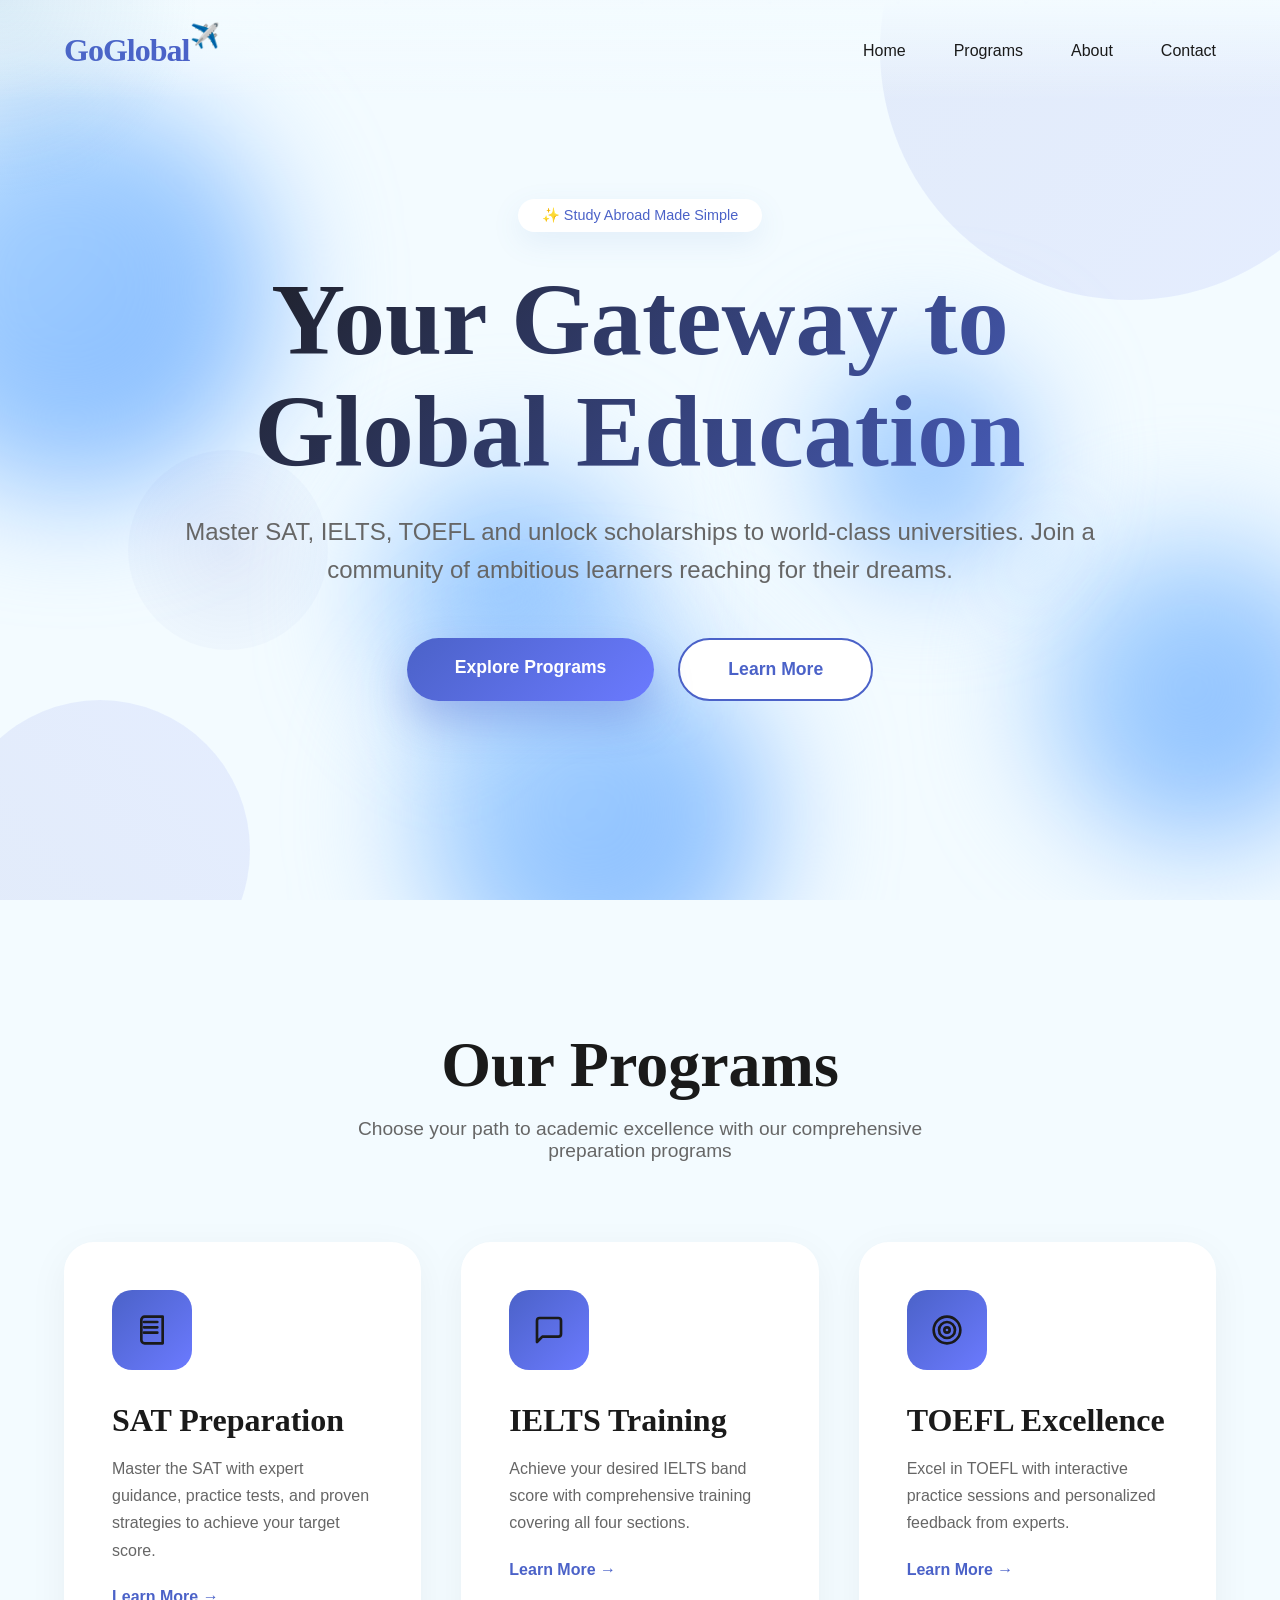
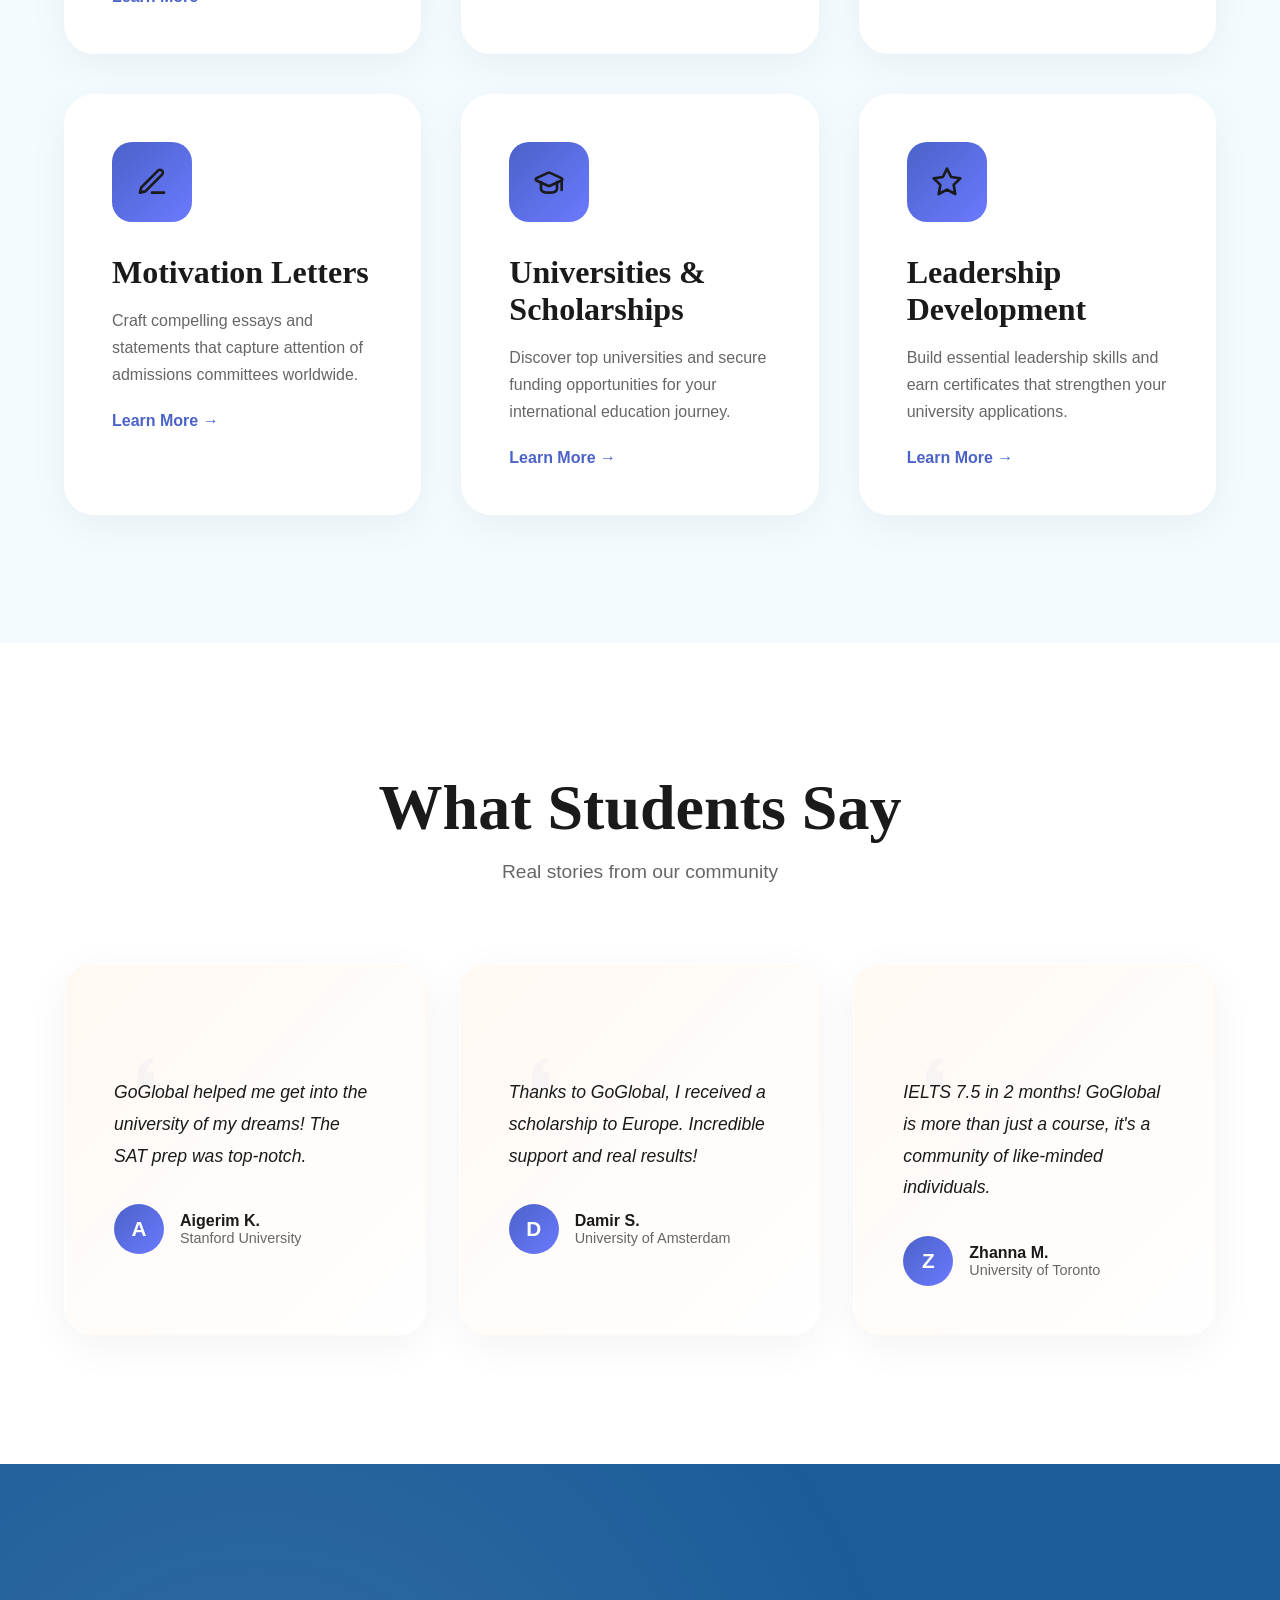
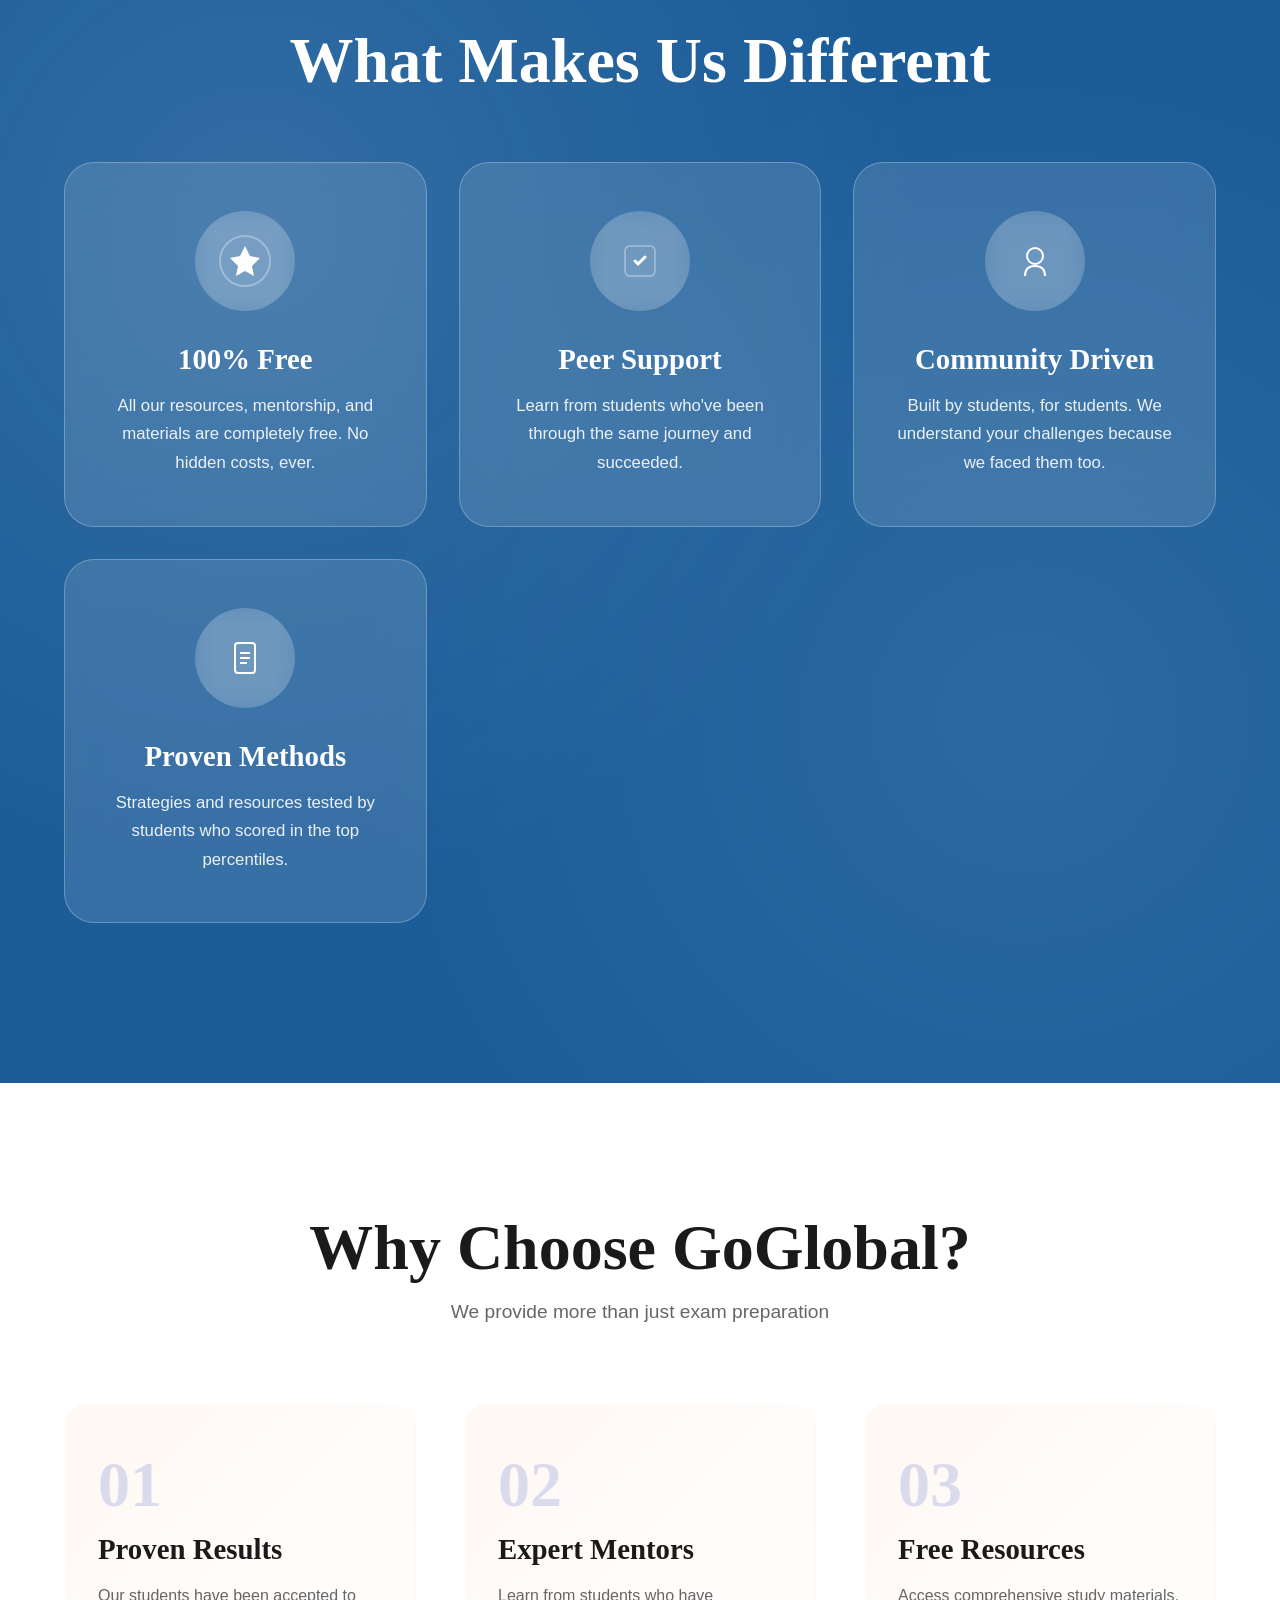
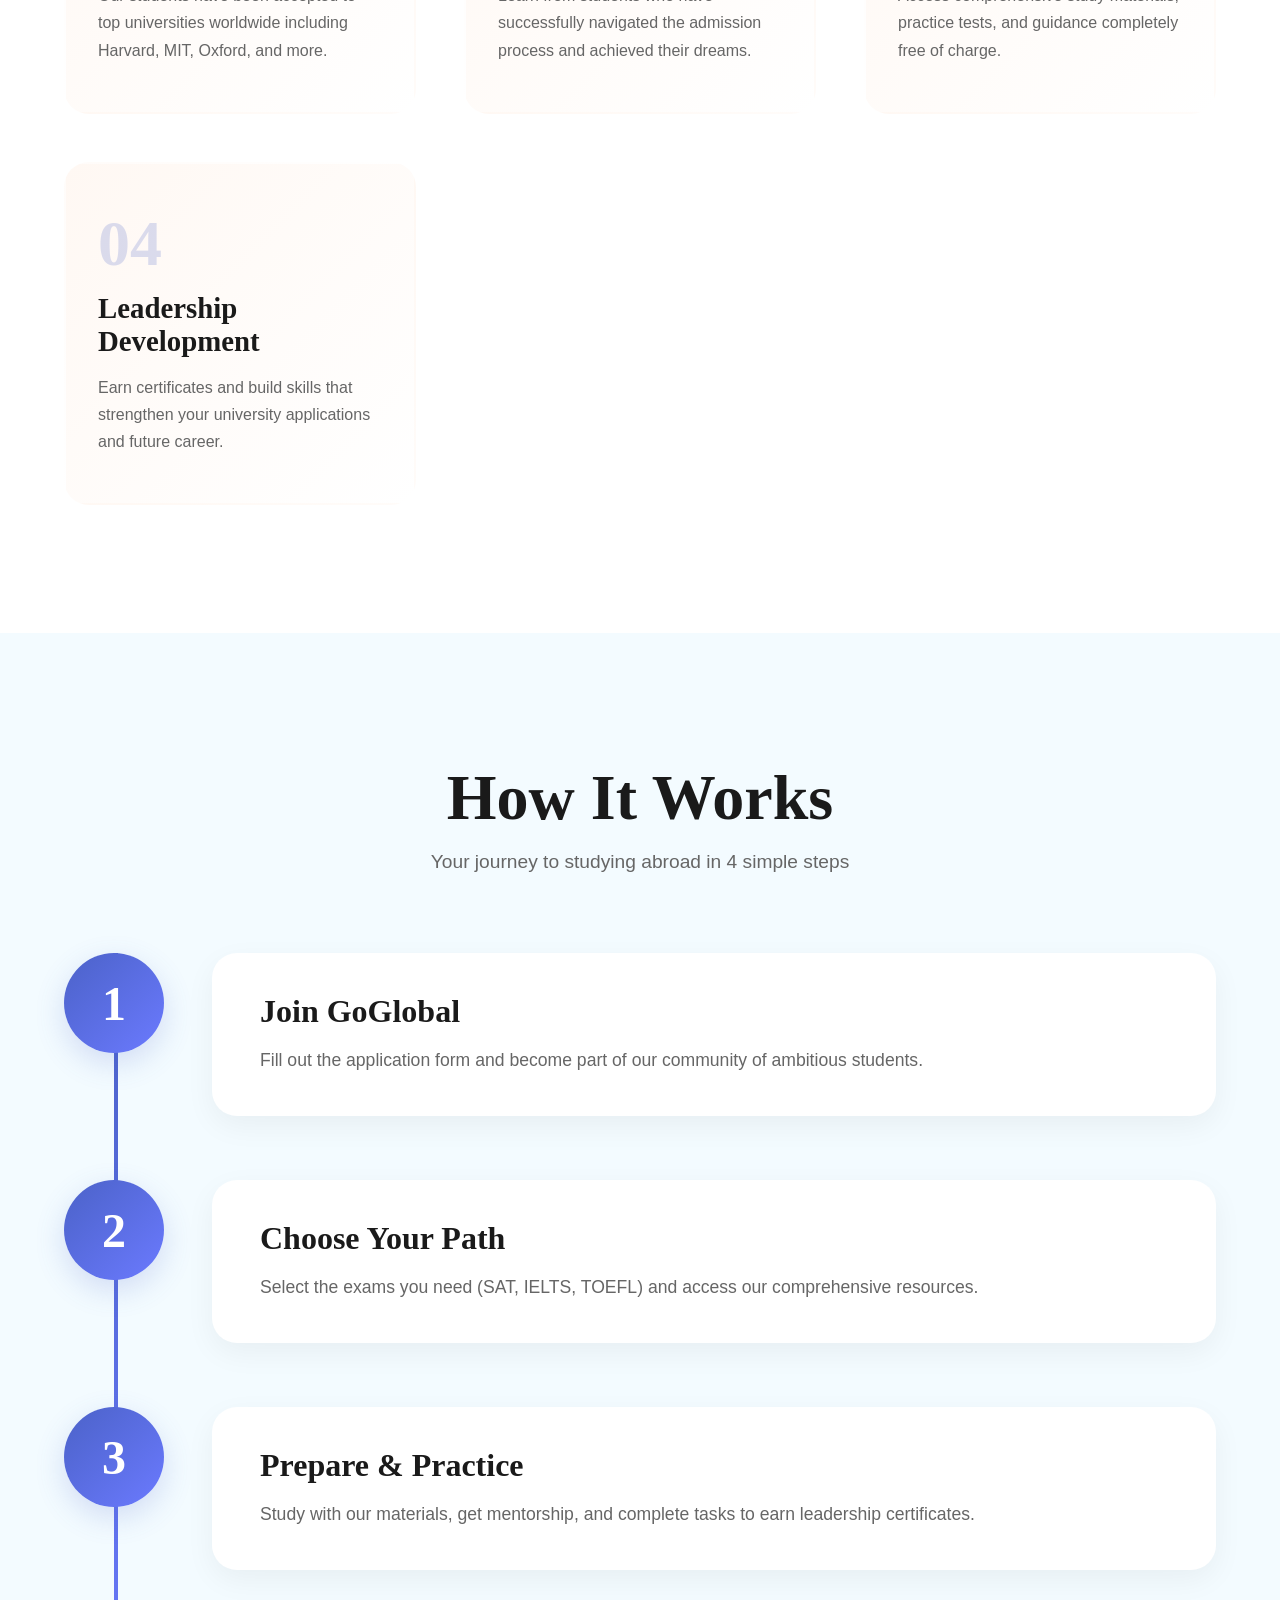
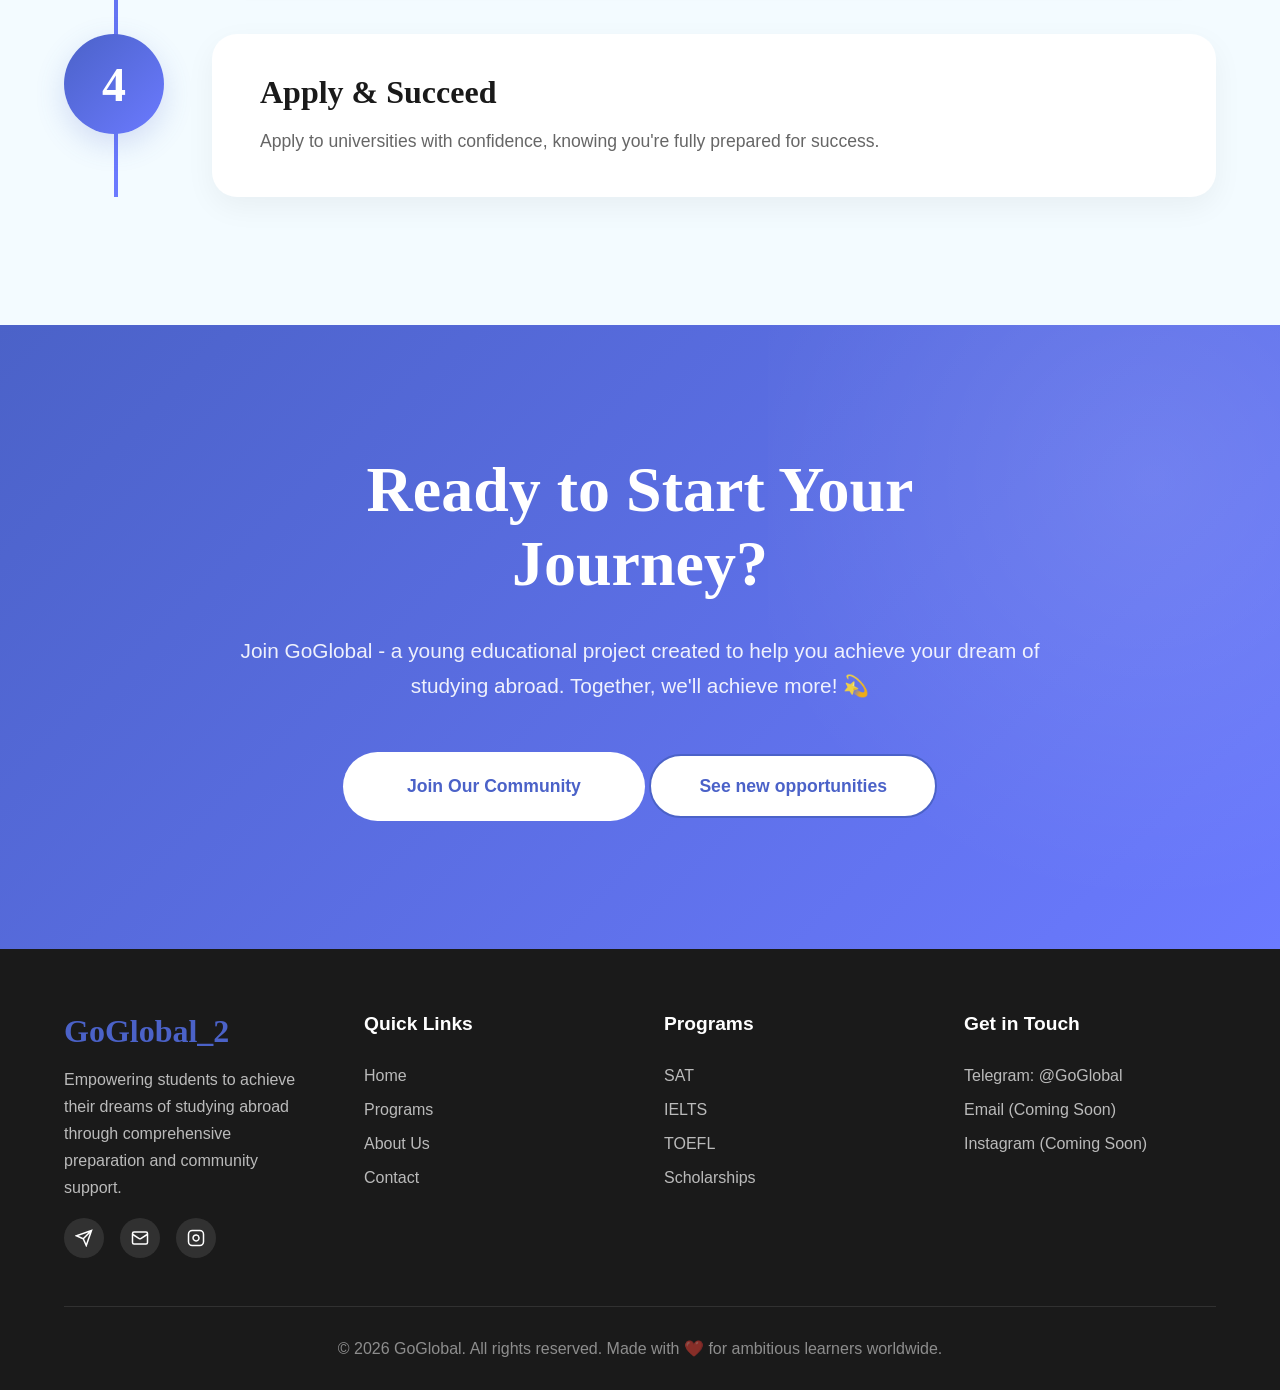
<file: index.html>
<!DOCTYPE html>
<html lang="en">
  <head>
    <meta charset="UTF-8" />
    <meta name="viewport" content="width=device-width, initial-scale=1.0" />
    <title>GoGlobal</title>
    <link href="style.css" rel="stylesheet" />
  </head>

  <body>
    <div class="floating-elements">
      <div class="float-shape shape-1"></div>
      <div class="float-shape shape-2"></div>
      <div class="float-shape shape-3"></div>
      <div class="float-shape shape-4"></div>
      <div class="float-shape shape-5"></div>
    </div>

    <div class="loader-wrapper" id="loader">
      <div class="loader-content">
        <div class="loader-logo">GoGlobal</div>
        <img src="./image/svg/airplane-svgrepo-com.svg" alt="">
      </div>
    </div>

    <div class="cursor-glow" id="cursorGlow"></div>

    <nav>
      <div class="logo">GoGlobal</div>

      <ul class="nav-links desktop-menu">
        <li><a href="#home">Home</a></li>
        <li><a href="#programs">Programs</a></li>
        <li><a href="#about">About</a></li>
        <li><a href="#contact">Contact</a></li>
      </ul>

      <div class="burger-menu" id="burgerMenu">
        <span></span>
        <span></span>
        <span></span>
      </div>
    </nav>

    <div class="mobile-menu-overlay" id="mobileMenu">
      <div class="mobile-menu-content">
        <button class="close-menu" id="closeMenu">&times;</button>
        <ul class="mobile-nav-links">
          <li><a href="#home">Home</a></li>
          <li><a href="#programs">Programs</a></li>
          <li><a href="#about">About</a></li>
          <li><a href="#join">Join</a></li>
          <li><a href="#join" class="mobile-cta">See new opportunities</a></li>
          <li><a href="#contact">Contact</a></li>
          <li><a href="#" class="mobile-cta">Join Our Team</a></li>
        </ul>
      </div>
    </div>

    <section class="hero" id="home">
      <div class="bg-shapes">
        <div class="shape shape1"></div>
        <div class="shape shape2"></div>
        <div class="shape shape3"></div>
      </div>

      <div class="hero-content">
        <div class="hero-badge">✨ Study Abroad Made Simple</div>
        <h1 class="gradient-text">Your Gateway to Global Education</h1>
        <p class="hero-subtitle">
          Master SAT, IELTS, TOEFL and unlock scholarships to world-class universities. Join a community of ambitious learners reaching for their dreams.
        </p>
        <div class="cta-buttons">
          <a href="#programs" class="btn btn-primary">Explore Programs</a>
          <a href="#about" class="btn btn-secondary">Learn More</a>
        </div>
      </div>
    </section>

    <section class="programs" id="programs">
      <h2 class="section-title">Our Programs</h2>
      <p class="section-subtitle">Choose your path to academic excellence with our comprehensive preparation programs</p>

      <div class="programs-grid">
        <div class="program-card" onclick="window.location.href='sat.html'">
          <div class="program-icon">
            <svg width="32" height="32" viewBox="0 0 24 24" fill="none" stroke="currentColor" stroke-width="2" stroke-linecap="round" stroke-linejoin="round"><path d="M4 19.5v-15A2.5 2.5 0 0 1 6.5 2H20v20H6.5a2.5 2.5 0 0 1-2.5-2.5Z"/><path d="M6 6h10M6 10h10M6 14h10"/></svg>
          </div>
          <h3>SAT Preparation</h3>
          <p>Master the SAT with expert guidance, practice tests, and proven strategies to achieve your target score.</p>
          <a href="#" class="program-link">Learn More →</a>
        </div>

        <div class="program-card" onclick="window.location.href='ielts.html'">
          <div class="program-icon">
            <svg width="32" height="32" viewBox="0 0 24 24" fill="none" stroke="currentColor" stroke-width="2" stroke-linecap="round" stroke-linejoin="round"><path d="M21 15a2 2 0 0 1-2 2H7l-4 4V5a2 2 0 0 1 2-2h14a2 2 0 0 1 2 2z"/></svg>
          </div>
          <h3>IELTS Training</h3>
          <p>Achieve your desired IELTS band score with comprehensive training covering all four sections.</p>
          <a href="ielts.html" class="program-link">Learn More →</a>
        </div>

        <div class="program-card" onclick="window.location.href='toefl.html'">
          <div class="program-icon">
            <svg width="32" height="32" viewBox="0 0 24 24" fill="none" stroke="currentColor" stroke-width="2" stroke-linecap="round" stroke-linejoin="round"><circle cx="12" cy="12" r="10"/><circle cx="12" cy="12" r="6"/><circle cx="12" cy="12" r="2"/></svg>
          </div>
          <h3>TOEFL Excellence</h3>
          <p>Excel in TOEFL with interactive practice sessions and personalized feedback from experts.</p>
          <a href="toefl.html" class="program-link">Learn More →</a>
        </div>

        <div class="program-card">
          <div class="program-icon">
            <svg width="32" height="32" viewBox="0 0 24 24" fill="none" stroke="currentColor" stroke-width="2" stroke-linecap="round" stroke-linejoin="round"><path d="M12 20h9M16.5 3.5a2.12 2.12 0 0 1 3 3L7 19l-4 1 1-4Z"/></svg>
          </div>
          <h3>Motivation Letters</h3>
          <p>Craft compelling essays and statements that capture attention of admissions committees worldwide.</p>
          <a href="#" class="program-link">Learn More →</a>
        </div>

        <div class="program-card">
          <div class="program-icon">
            <svg width="32" height="32" viewBox="0 0 24 24" fill="none" stroke="currentColor" stroke-width="2" stroke-linecap="round" stroke-linejoin="round"><path d="M21.42 10.922a1 1 0 0 0-.019-1.838L12.83 5.18a2 2 0 0 0-1.66 0L2.6 9.08a1 1 0 0 0 0 1.832l8.57 3.908a2 2 0 0 0 1.66 0z"/><path d="M6 12v5c0 2 2 3 6 3s6-1 6-3v-5M21.5 12v6"/></svg>
          </div>
          <h3>Universities & Scholarships</h3>
          <p>Discover top universities and secure funding opportunities for your international education journey.</p>
          <a href="#" class="program-link">Learn More →</a>
        </div>

        <div class="program-card">
          <div class="program-icon">
            <svg width="32" height="32" viewBox="0 0 24 24" fill="none" stroke="currentColor" stroke-width="2" stroke-linecap="round" stroke-linejoin="round"><polygon points="12 2 15.09 8.26 22 9.27 17 14.14 18.18 21.02 12 17.77 5.82 21.02 7 14.14 2 9.27 8.91 8.26 12 2"/></svg>
          </div>
          <h3>Leadership Development</h3>
          <p>Build essential leadership skills and earn certificates that strengthen your university applications.</p>
          <a href="#" class="program-link">Learn More →</a>
        </div>
      </div>
    </section>

    <section class="testimonials">
      <h2 class="section-title">What Students Say</h2>
      <p class="section-subtitle">Real stories from our community</p>

      <div class="testimonials-slider">
        <div class="testimonial-card">
          <div class="quote-icon">
            <svg width="40" height="40" viewBox="0 0 24 24" fill="currentColor" opacity="0.2"><path d="M14.017 21v-7.391c0-5.704 3.731-9.57 8.983-10.609l.995 2.151c-2.432.917-3.995 3.638-3.995 5.849h4v10h-9.983zm-14.017 0v-7.391c0-5.704 3.748-9.57 9 Bethlehem-10.609l.996 2.151c-2.433.917-3.996 3.638-3.996 5.849h3.983v10h-9.983z"/></svg>
          </div>
          <p class="testimonial-text">GoGlobal helped me get into the university of my dreams! The SAT prep was top-notch.</p>
          <div class="testimonial-author">
            <div class="author-avatar">A</div>
            <div>
              <div class="author-name">Aigerim K.</div>
              <div class="author-role">Stanford University</div>
            </div>
          </div>
        </div>

        <div class="testimonial-card">
          <div class="quote-icon">
            <svg width="40" height="40" viewBox="0 0 24 24" fill="currentColor" opacity="0.2"><path d="M14.017 21v-7.391c0-5.704 3.731-9.57 8.983-10.609l.995 2.151c-2.432.917-3.995 3.638-3.995 5.849h4v10h-9.983zm-14.017 0v-7.391c0-5.704 3.748-9.57 9 Bethlehem-10.609l.996 2.151c-2.433.917-3.996 3.638-3.996 5.849h3.983v10h-9.983z"/></svg>
          </div>
          <p class="testimonial-text">Thanks to GoGlobal, I received a scholarship to Europe. Incredible support and real results!</p>
          <div class="testimonial-author">
            <div class="author-avatar">D</div>
            <div>
              <div class="author-name">Damir S.</div>
              <div class="author-role">University of Amsterdam</div>
            </div>
          </div>
        </div>

        <div class="testimonial-card">
          <div class="quote-icon">
            <svg width="40" height="40" viewBox="0 0 24 24" fill="currentColor" opacity="0.2"><path d="M14.017 21v-7.391c0-5.704 3.731-9.57 8.983-10.609l.995 2.151c-2.432.917-3.995 3.638-3.995 5.849h4v10h-9.983zm-14.017 0v-7.391c0-5.704 3.748-9.57 9 Bethlehem-10.609l.996 2.151c-2.433.917-3.996 3.638-3.996 5.849h3.983v10h-9.983z"/></svg>
          </div>
          <p class="testimonial-text">IELTS 7.5 in 2 months! GoGlobal is more than just a course, it's a community of like-minded individuals.</p>
          <div class="testimonial-author">
            <div class="author-avatar">Z</div>
            <div>
              <div class="author-name">Zhanna M.</div>
              <div class="author-role">University of Toronto</div>
            </div>
          </div>
        </div>
      </div>
    </section>

    <section class="glass-features">
      <div class="glass-bg"></div>
      <div class="glass-container">
        <h2 class="section-title" style="color: white; position: relative; z-index: 2">What Makes Us Different</h2>

        <div class="glass-grid">
          <div class="glass-card">
            <div class="glass-icon">
              <svg width="60" height="60" viewBox="0 0 60 60" fill="none">
                <circle cx="30" cy="30" r="25" stroke="white" stroke-width="2" opacity="0.3" />
                <path d="M30 15L35 25L45 27L37 35L39 45L30 40L21 45L23 35L15 27L25 25L30 15Z" fill="white" />
              </svg>
            </div>
            <h3>100% Free</h3>
            <p>All our resources, mentorship, and materials are completely free. No hidden costs, ever.</p>
          </div>

          <div class="glass-card">
            <div class="glass-icon">
              <svg width="60" height="60" viewBox="0 0 60 60" fill="none">
                <rect x="15" y="15" width="30" height="30" rx="5" stroke="white" stroke-width="2" opacity="0.3" />
                <path d="M25 30L28 33L35 26" stroke="white" stroke-width="3" stroke-linecap="round" />
              </svg>
            </div>
            <h3>Peer Support</h3>
            <p>Learn from students who've been through the same journey and succeeded.</p>
          </div>

          <div class="glass-card">
            <div class="glass-icon">
              <svg width="60" height="60" viewBox="0 0 60 60" fill="none">
                <circle cx="30" cy="25" r="8" stroke="white" stroke-width="2" />
                <path d="M20 45C20 38 24 35 30 35C36 35 40 38 40 45" stroke="white" stroke-width="2" />
              </svg>
            </div>
            <h3>Community Driven</h3>
            <p>Built by students, for students. We understand your challenges because we faced them too.</p>
          </div>

          <div class="glass-card">
            <div class="glass-icon">
              <svg width="60" height="60" viewBox="0 0 60 60" fill="none">
                <rect x="20" y="15" width="20" height="30" rx="3" stroke="white" stroke-width="2" />
                <line x1="25" y1="25" x2="35" y2="25" stroke="white" stroke-width="2" />
                <line x1="25" y1="30" x2="35" y2="30" stroke="white" stroke-width="2" />
                <line x1="25" y1="35" x2="32" y2="35" stroke="white" stroke-width="2" />
              </svg>
            </div>
            <h3>Proven Methods</h3>
            <p>Strategies and resources tested by students who scored in the top percentiles.</p>
          </div>
        </div>
      </div>
    </section>

    <section class="why-section">
      <div class="why-container">
        <h2 class="section-title">Why Choose GoGlobal?</h2>
        <p class="section-subtitle">We provide more than just exam preparation</p>

        <div class="why-grid">
          <div class="why-card">
            <div class="why-number">01</div>
            <h3>Proven Results</h3>
            <p>Our students have been accepted to top universities worldwide including Harvard, MIT, Oxford, and more.</p>
          </div>

          <div class="why-card">
            <div class="why-number">02</div>
            <h3>Expert Mentors</h3>
            <p>Learn from students who have successfully navigated the admission process and achieved their dreams.</p>
          </div>

          <div class="why-card">
            <div class="why-number">03</div>
            <h3>Free Resources</h3>
            <p>Access comprehensive study materials, practice tests, and guidance completely free of charge.</p>
          </div>

          <div class="why-card">
            <div class="why-number">04</div>
            <h3>Leadership Development</h3>
            <p>Earn certificates and build skills that strengthen your university applications and future career.</p>
          </div>
        </div>
      </div>
    </section>

    <section class="how-it-works">
      <div class="how-container">
        <h2 class="section-title">How It Works</h2>
        <p class="section-subtitle">Your journey to studying abroad in 4 simple steps</p>

        <div class="steps-timeline">
          <div class="step">
            <div class="step-number">1</div>
            <div class="step-content">
              <h3>Join GoGlobal</h3>
              <p>Fill out the application form and become part of our community of ambitious students.</p>
            </div>
          </div>

          <div class="step">
            <div class="step-number">2</div>
            <div class="step-content">
              <h3>Choose Your Path</h3>
              <p>Select the exams you need (SAT, IELTS, TOEFL) and access our comprehensive resources.</p>
            </div>
          </div>

          <div class="step">
            <div class="step-number">3</div>
            <div class="step-content">
              <h3>Prepare & Practice</h3>
              <p>Study with our materials, get mentorship, and complete tasks to earn leadership certificates.</p>
            </div>
          </div>

          <div class="step">
            <div class="step-number">4</div>
            <div class="step-content">
              <h3>Apply & Succeed</h3>
              <p>Apply to universities with confidence, knowing you're fully prepared for success.</p>
            </div>
          </div>
        </div>
      </div>
    </section>

    <section class="cta-section" id="about">
      <div class="cta-content">
        <h2>Ready to Start Your Journey?</h2>
        <p>Join GoGlobal - a young educational project created to help you achieve your dream of studying abroad. Together, we'll achieve more! 💫</p>
        <a href="https://t.me/GoGlobal_2" class="btn btn-white">Join Our Community</a>
        <a href="join.html" class="btn btn-secondary">See new opportunities</a>
      </div>
    </section>

    <footer id="contact">
      <div class="footer-content">
        <div class="footer-brand">
          <h3>GoGlobal_2</h3>
          <p>Empowering students to achieve their dreams of studying abroad through comprehensive preparation and community support.</p>
          <div class="social-links">
            <a href="https://t.me/goglobal" class="social-link" target="_blank">
              <svg width="18" height="18" viewBox="0 0 24 24" fill="none" stroke="currentColor" stroke-width="2"><path d="M22 2 11 13M22 2l-7 20-4-9-9-4Z"/></svg>
            </a>
            <a href="#" class="social-link">
              <svg width="18" height="18" viewBox="0 0 24 24" fill="none" stroke="currentColor" stroke-width="2"><rect width="20" height="16" x="2" y="4" rx="2"/><path d="m22 7-8.97 5.7a1.94 1.94 0 0 1-2.06 0L2 7"/></svg>
            </a>
            <a href="#" class="social-link">
              <svg width="18" height="18" viewBox="0 0 24 24" fill="none" stroke="currentColor" stroke-width="2"><rect width="20" height="20" x="2" y="2" rx="5" ry="5"/><path d="M16 11.37A4 4 0 1 1 12.63 8 4 4 0 0 1 16 11.37zM17.5 6.5h.01"/></svg>
            </a>
          </div>
        </div>

        <div class="footer-links">
          <h4>Quick Links</h4>
          <ul>
            <li><a href="#home">Home</a></li>
            <li><a href="#programs">Programs</a></li>
            <li><a href="#about">About Us</a></li>
            <li><a href="#contact">Contact</a></li>
          </ul>
        </div>

        <div class="footer-links">
          <h4>Programs</h4>
          <ul>
            <li><a href="#">SAT</a></li>
            <li><a href="#">IELTS</a></li>
            <li><a href="#">TOEFL</a></li>
            <li><a href="#">Scholarships</a></li>
          </ul>
        </div>

        <div class="footer-links">
          <h4>Get in Touch</h4>
          <ul>
            <li><a href="https://t.me/goglobal" target="_blank">Telegram: @GoGlobal</a></li>
            <li><a href="#">Email (Coming Soon)</a></li>
            <li><a href="#">Instagram (Coming Soon)</a></li>
          </ul>
        </div>
      </div>

      <div class="footer-bottom">
        <p>© 2026 GoGlobal. All rights reserved. Made with ❤️ for ambitious learners worldwide.</p>
      </div>
    </footer>

    <div class="particles">
      <div class="particle"></div>
      <div class="particle"></div>
      <div class="particle"></div>
      <div class="particle"></div>
      <div class="particle"></div>
      <div class="particle"></div>
      <div class="particle"></div>
      <div class="particle"></div>
    </div>

    <script>
      // Hide loader when page loads
      window.addEventListener("load", () => {
        setTimeout(() => {
          document.getElementById("loader").classList.add("hidden");
        }, 1500);
      });

      // Custom cursor glow effect
      const cursorGlow = document.getElementById("cursorGlow");
      document.addEventListener("mousemove", (e) => {
        cursorGlow.style.left = e.clientX + "px";
        cursorGlow.style.top = e.clientY + "px";
      });

      // Smooth scroll
      document.querySelectorAll('a[href^="#"]').forEach((anchor) => {
        anchor.addEventListener("click", function (e) {
          e.preventDefault();
          const target = document.querySelector(this.getAttribute("href"));
          if (target) {
            target.scrollIntoView({
              behavior: "smooth",
              block: "start",
            });
          }
        });
      });

      // Scroll Reveal Animation via Intersection Observer
      const revealElements = document.querySelectorAll(".program-card, .why-card, .testimonial-card, .step, .glass-card");
      
      const scrollReveal = new IntersectionObserver(
        (entries) => {
          entries.forEach((entry) => {
            if (entry.isIntersecting) {
              entry.target.classList.add("revealed");
              scrollReveal.unobserve(entry.target);
            }
          });
        },
        { threshold: 0.1, rootMargin: "0px 0px -50px 0px" }
      );

      revealElements.forEach((el) => {
        // Инициализируем стартовые стили через JS, если их нет в CSS
        el.style.opacity = "0";
        el.style.transform = "translateY(40px)";
        el.style.transition = "all 0.6s cubic-bezier(0.25, 1, 0.5, 1)";
        scrollReveal.observe(el);
      });

      // Кастомный обработчик для добавления класса активации анимации
      const mutationObserver = new IntersectionObserver((entries) => {
        entries.forEach(entry => {
          if(entry.isIntersecting) {
            entry.target.style.opacity = "1";
            entry.target.style.transform = "translateY(0)";
          }
        });
      }, { threshold: 0.1 });
      
      revealElements.forEach(el => mutationObserver.observe(el));

      // Burger Menu Functionality
      const burgerMenu = document.getElementById("burgerMenu");
      const mobileMenu = document.getElementById("mobileMenu");
      const closeMenu = document.getElementById("closeMenu");
      const mobileLinks = document.querySelectorAll(".mobile-nav-links a");

      const toggleMenu = (isActive) => {
        burgerMenu.classList.toggle("active", isActive);
        mobileMenu.classList.toggle("active", isActive);
        document.body.style.overflow = isActive ? "hidden" : "auto";
      };

      burgerMenu.addEventListener("click", () => {
        const isOpen = mobileMenu.classList.contains("active");
        toggleMenu(!isOpen);
      });

      closeMenu.addEventListener("click", () => toggleMenu(false));
      mobileLinks.forEach((link) => link.addEventListener("click", () => toggleMenu(false)));
    </script>
  </body>
</html>
</file>
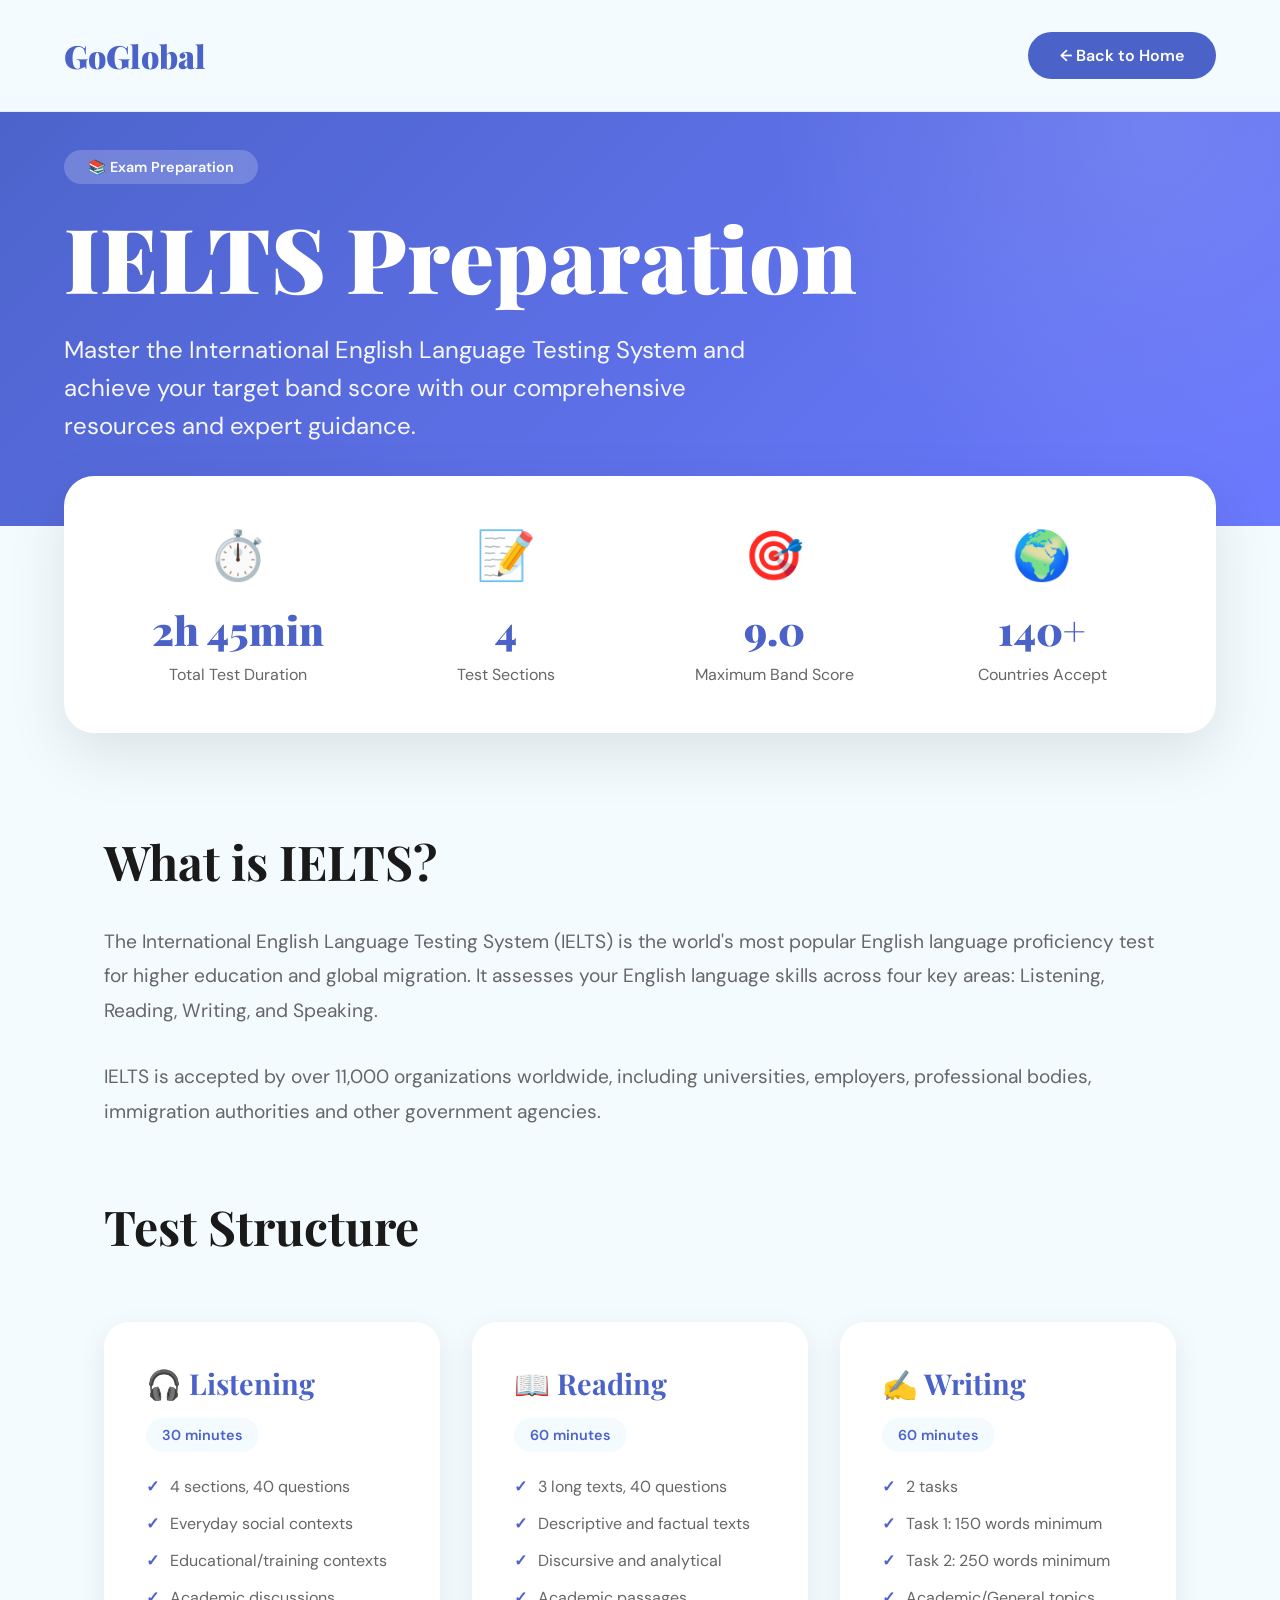
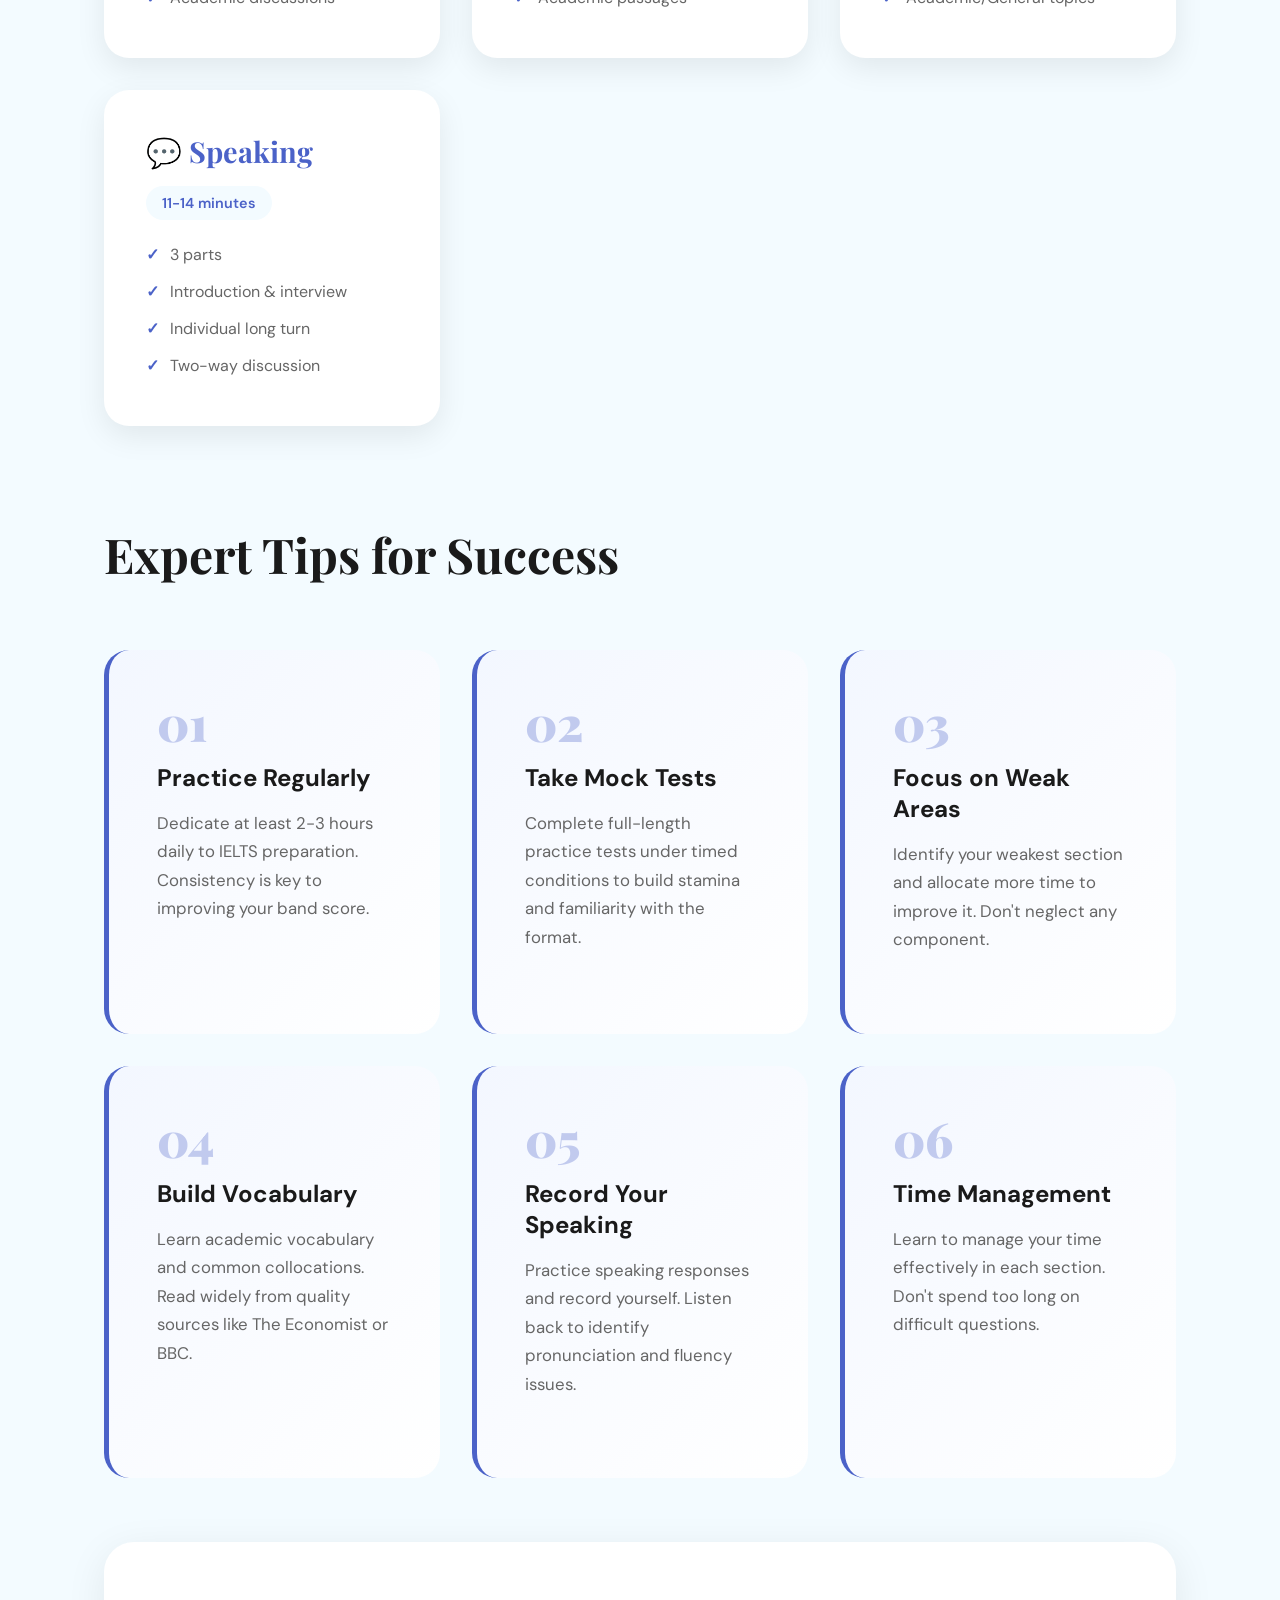
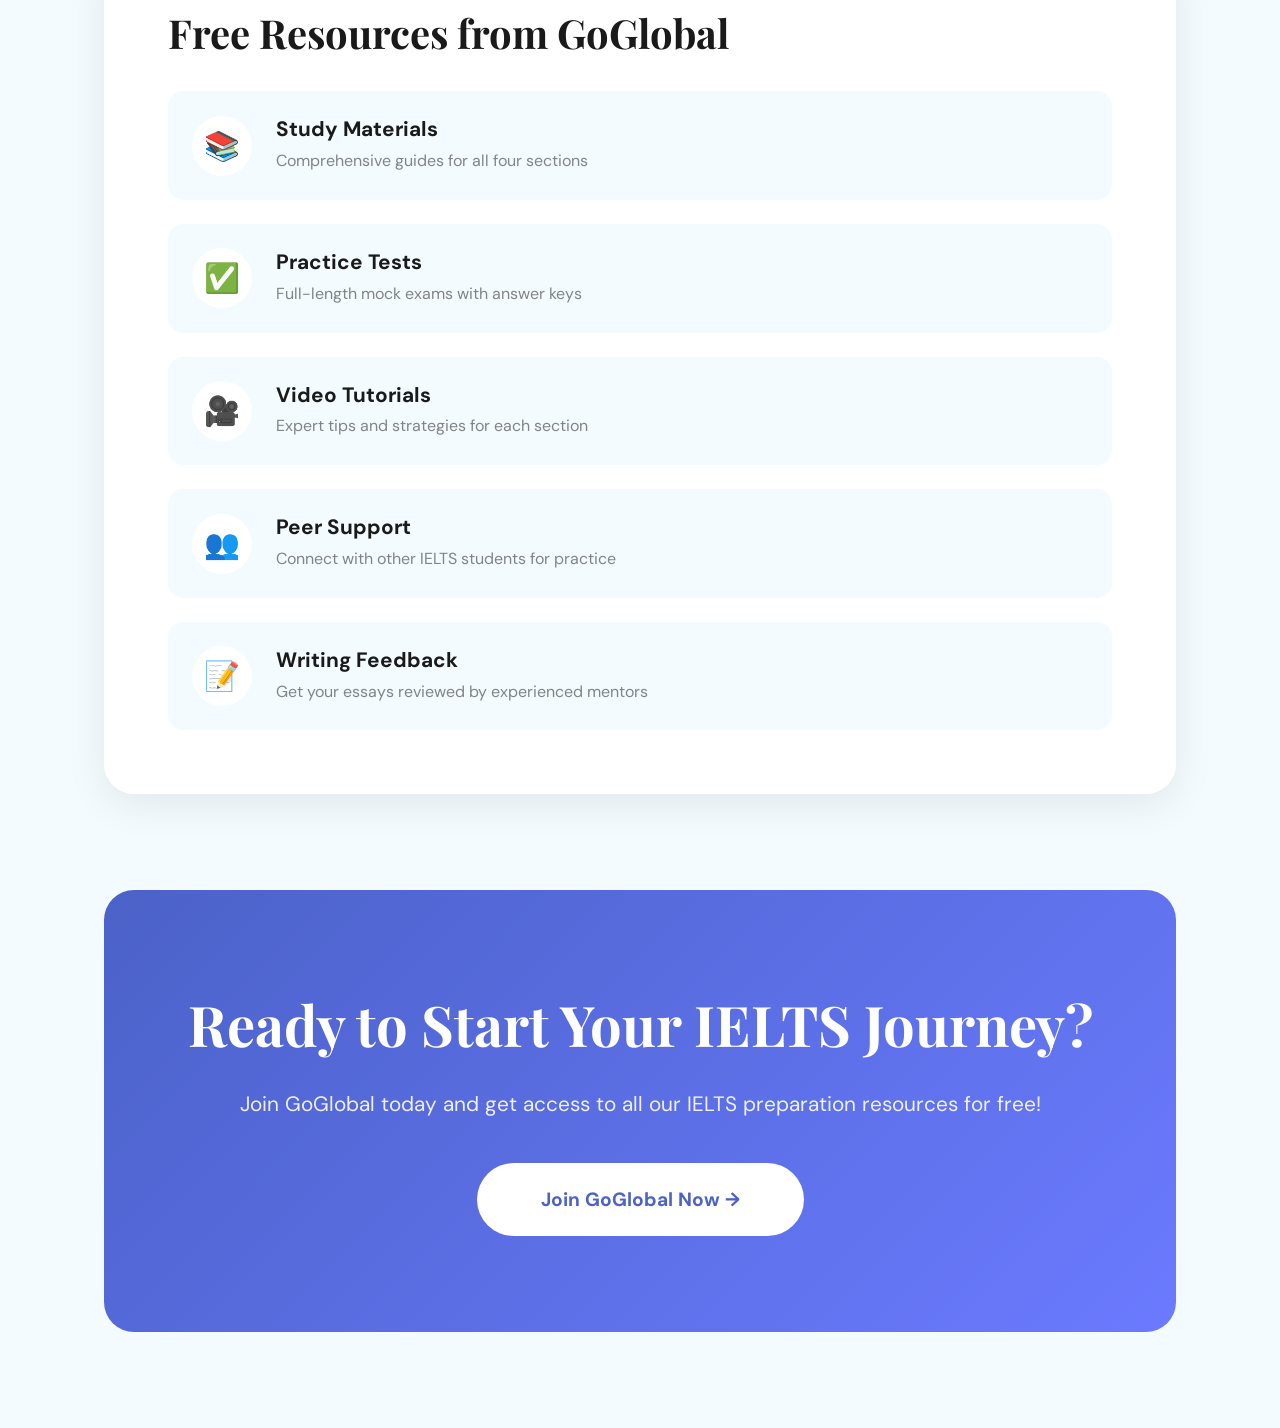
<file: ielts.html>
<!DOCTYPE html>
<html lang="en">
  <head>
    <meta charset="UTF-8" />
    <meta name="viewport" content="width=device-width, initial-scale=1.0" />
    <title>IELTS Preparation - GoGlobal</title>
    <link
      href="https://fonts.googleapis.com/css2?family=Playfair+Display:wght@700;900&family=DM+Sans:wght@400;500;700&display=swap"
      rel="stylesheet"
    />
    <style>
      * {
        margin: 0;
        padding: 0;
        box-sizing: border-box;
      }

      :root {
  --primary: #4b62c8;
  --primary-dark: #1b5c99;
  --accent: #6b7aff;
  --cream: #f3fbff;
  --dark: #1a1a1a;
  --gray: #666;
}

      body {
        font-family: "DM Sans", sans-serif;
        background: var(--cream);
        color: var(--dark);
      }

      /* Navigation */
      nav {
        position: fixed;
        top: 0;
        width: 100%;
        padding: 2rem 4rem;
        display: flex;
        justify-content: space-between;
        align-items: center;
        z-index: 1000;
        background: var(--cream);
        backdrop-filter: blur(10px);
        border-bottom: 1px solid rgba(75, 115, 200, 0.1);
      }

      .logo {
        font-family: "Playfair Display", serif;
        font-size: 2rem;
        font-weight: 900;
        color: var(--primary);
      }

      .back-btn {
        padding: 0.8rem 2rem;
        background: var(--primary);
        color: white;
        text-decoration: none;
        border-radius: 50px;
        font-weight: 600;
        transition: all 0.3s;
      }

      .back-btn:hover {
        background: var(--primary-dark);
        transform: translateY(-2px);
        box-shadow: 0 10px 30px rgba(75, 129, 200, 0.1);
      }

      /* Hero Section */
      .detail-hero {
        padding: 150px 4rem 80px;
        background: linear-gradient(135deg, var(--primary), var(--accent));
        position: relative;
        overflow: hidden;
      }

      .detail-hero::before {
        content: "";
        position: absolute;
        top: -50%;
        right: -20%;
        width: 60%;
        height: 150%;
        background: radial-gradient(circle, rgba(255, 255, 255, 0.1) 0%, transparent 70%);
        animation: float-rotate 20s infinite;
      }

      .hero-content {
        max-width: 1200px;
        margin: 0 auto;
        position: relative;
        z-index: 1;
      }

      .exam-badge {
        display: inline-block;
        padding: 0.5rem 1.5rem;
        background: rgba(255, 255, 255, 0.2);
        backdrop-filter: blur(10px);
        border-radius: 50px;
        color: white;
        font-size: 0.9rem;
        font-weight: 600;
        margin-bottom: 1.5rem;
      }

      .detail-hero h1 {
        font-family: "Playfair Display", serif;
        font-size: clamp(3rem, 7vw, 6rem);
        font-weight: 900;
        color: white;
        margin-bottom: 1.5rem;
        line-height: 1.1;
      }

      .detail-hero p {
        font-size: 1.5rem;
        color: rgba(255, 255, 255, 0.95);
        max-width: 700px;
        line-height: 1.6;
      }

      /* Stats Bar */
      .stats-bar {
        background: white;
        padding: 3rem 4rem;
        margin: -50px 4rem 0;
        border-radius: 30px;
        box-shadow: 0 20px 60px rgba(0, 0, 0, 0.1);
        position: relative;
        z-index: 10;
        display: grid;
        grid-template-columns: repeat(auto-fit, minmax(200px, 1fr));
        gap: 3rem;
      }

      .stat-item {
        text-align: center;
      }

      .stat-icon {
        font-size: 3rem;
        margin-bottom: 1rem;
      }

      .stat-value {
        font-family: "Playfair Display", serif;
        font-size: 2.5rem;
        font-weight: 900;
        color: var(--primary);
        display: block;
      }

      .stat-label {
        color: var(--gray);
        margin-top: 0.5rem;
      }

      /* Content Section */
      .content-section {
        max-width: 1200px;
        margin: 6rem auto;
        padding: 0 4rem;
      }

      .content-section h2 {
        font-family: "Playfair Display", serif;
        font-size: 3rem;
        color: var(--dark);
        margin-bottom: 2rem;
      }

      .content-section p {
        font-size: 1.2rem;
        line-height: 1.8;
        color: var(--gray);
        margin-bottom: 2rem;
      }

      /* Test Structure */
      .test-structure {
        display: grid;
        grid-template-columns: repeat(auto-fit, minmax(250px, 1fr));
        gap: 2rem;
        margin: 4rem 0;
      }

      .structure-card {
        background: white;
        padding: 2.5rem;
        border-radius: 25px;
        box-shadow: 0 10px 30px rgba(0, 0, 0, 0.08);
        transition: all 0.4s;
        border: 2px solid transparent;
      }

      .structure-card:hover {
        transform: translateY(-10px);
        border-color: var(--primary);
        box-shadow: 0 20px 50px rgba(75, 129, 200, 0.1);
      }

      .structure-card h3 {
        font-family: "Playfair Display", serif;
        font-size: 1.8rem;
        color: var(--primary);
        margin-bottom: 1rem;
      }

      .structure-card .duration {
        background: var(--cream);
        padding: 0.5rem 1rem;
        border-radius: 50px;
        display: inline-block;
        font-size: 0.9rem;
        font-weight: 600;
        color: var(--primary);
        margin-bottom: 1rem;
      }

      .structure-card ul {
        list-style: none;
        padding: 0;
      }

      .structure-card li {
        padding: 0.5rem 0;
        padding-left: 1.5rem;
        position: relative;
        color: var(--gray);
      }

      .structure-card li::before {
        content: "✓";
        position: absolute;
        left: 0;
        color: var(--primary);
        font-weight: bold;
      }

      /* Tips Section */
      .tips-grid {
        display: grid;
        grid-template-columns: repeat(auto-fit, minmax(300px, 1fr));
        gap: 2rem;
        margin: 4rem 0;
      }

      .tip-card {
        background: linear-gradient(135deg, #f3f7ff, white);
        padding: 3rem;
        border-radius: 25px;
        border-left: 5px solid var(--primary);
        transition: all 0.3s;
      }

      .tip-card:hover {
        transform: translateX(10px);
        box-shadow: 0 15px 40px rgba(75, 129, 200, 0.1);
      }

      .tip-number {
        font-family: "Playfair Display", serif;
        font-size: 3rem;
        font-weight: 900;
        color: var(--primary);
        opacity: 0.3;
        line-height: 1;
      }

      .tip-card h4 {
        font-size: 1.5rem;
        margin: 1rem 0;
        color: var(--dark);
      }

      .tip-card p {
        color: var(--gray);
        font-size: 1.05rem;
        line-height: 1.7;
      }

      /* Resources Section */
      .resources {
        background: white;
        padding: 4rem;
        border-radius: 30px;
        margin: 4rem 0;
        box-shadow: 0 10px 40px rgba(0, 0, 0, 0.08);
      }

      .resources h3 {
        font-family: "Playfair Display", serif;
        font-size: 2.5rem;
        color: var(--dark);
        margin-bottom: 2rem;
      }

      .resource-list {
        display: grid;
        gap: 1.5rem;
      }

      .resource-item {
        display: flex;
        align-items: center;
        gap: 1.5rem;
        padding: 1.5rem;
        background: var(--cream);
        border-radius: 15px;
        transition: all 0.3s;
      }

      .resource-item:hover {
        background: var(--primary);
        color: white;
        transform: translateX(10px);
      }

      .resource-icon {
        width: 60px;
        height: 60px;
        background: white;
        border-radius: 50%;
        display: flex;
        align-items: center;
        justify-content: center;
        font-size: 1.8rem;
        flex-shrink: 0;
      }

      .resource-item:hover .resource-icon {
        background: var(--cream);
      }

      .resource-info h4 {
        font-size: 1.3rem;
        margin-bottom: 0.3rem;
      }

      .resource-info p {
        font-size: 1rem;
        opacity: 0.8;
        margin: 0;
      }

      /* CTA Section */
      .cta-detail {
        background: linear-gradient(135deg, var(--primary), var(--accent));
        padding: 6rem 4rem;
        text-align: center;
        border-radius: 30px;
        margin: 6rem 0;
      }

      .cta-detail h2 {
        font-family: "Playfair Display", serif;
        font-size: 3.5rem;
        color: white;
        margin-bottom: 1.5rem;
      }

      .cta-detail p {
        font-size: 1.3rem;
        color: rgba(255, 255, 255, 0.9);
        margin-bottom: 2.5rem;
      }

      .cta-btn {
        display: inline-block;
        padding: 1.5rem 4rem;
        background: white;
        color: var(--primary);
        text-decoration: none;
        border-radius: 50px;
        font-weight: 700;
        font-size: 1.2rem;
        transition: all 0.4s;
      }

      .cta-btn:hover {
        transform: translateY(-5px) scale(1.05);
        box-shadow: 0 20px 50px rgba(0, 0, 0, 0.3);
      }

      /* Responsive */
      @media (max-width: 768px) {
        nav {
          padding: 1.5rem 2rem;
        }

        .detail-hero {
          padding: 120px 2rem 60px;
        }

        .stats-bar {
          margin: -50px 2rem 0;
          padding: 2rem;
          grid-template-columns: 1fr;
          gap: 2rem;
        }

        .content-section {
          padding: 0 2rem;
        }

        .test-structure,
        .tips-grid {
          grid-template-columns: 1fr;
        }

        .resources {
          padding: 2rem;
        }

        .cta-detail {
          padding: 4rem 2rem;
        }
      }
    </style>
  </head>
  <body>
    <!-- Navigation -->
    <nav>
      <div class="logo">GoGlobal</div>
      <a href="index.html" class="back-btn">← Back to Home</a>
    </nav>

    <!-- Hero Section -->
    <section class="detail-hero">
      <div class="hero-content">
        <span class="exam-badge">📚 Exam Preparation</span>
        <h1>IELTS Preparation</h1>
        <p>
          Master the International English Language Testing System and achieve your target band score with our
          comprehensive resources and expert guidance.
        </p>
      </div>
    </section>

    <!-- Stats Bar -->
    <div class="stats-bar">
      <div class="stat-item">
        <div class="stat-icon">⏱️</div>
        <span class="stat-value">2h 45min</span>
        <div class="stat-label">Total Test Duration</div>
      </div>
      <div class="stat-item">
        <div class="stat-icon">📝</div>
        <span class="stat-value">4</span>
        <div class="stat-label">Test Sections</div>
      </div>
      <div class="stat-item">
        <div class="stat-icon">🎯</div>
        <span class="stat-value">9.0</span>
        <div class="stat-label">Maximum Band Score</div>
      </div>
      <div class="stat-item">
        <div class="stat-icon">🌍</div>
        <span class="stat-value">140+</span>
        <div class="stat-label">Countries Accept</div>
      </div>
    </div>

    <!-- Content Section -->
    <div class="content-section">
      <h2>What is IELTS?</h2>
      <p>
        The International English Language Testing System (IELTS) is the world's most popular English language
        proficiency test for higher education and global migration. It assesses your English language skills across four
        key areas: Listening, Reading, Writing, and Speaking.
      </p>
      <p>
        IELTS is accepted by over 11,000 organizations worldwide, including universities, employers, professional
        bodies, immigration authorities and other government agencies.
      </p>

      <!-- Test Structure -->
      <h2 style="margin-top: 4rem">Test Structure</h2>
      <div class="test-structure">
        <div class="structure-card">
          <h3>🎧 Listening</h3>
          <span class="duration">30 minutes</span>
          <ul>
            <li>4 sections, 40 questions</li>
            <li>Everyday social contexts</li>
            <li>Educational/training contexts</li>
            <li>Academic discussions</li>
          </ul>
        </div>

        <div class="structure-card">
          <h3>📖 Reading</h3>
          <span class="duration">60 minutes</span>
          <ul>
            <li>3 long texts, 40 questions</li>
            <li>Descriptive and factual texts</li>
            <li>Discursive and analytical</li>
            <li>Academic passages</li>
          </ul>
        </div>

        <div class="structure-card">
          <h3>✍️ Writing</h3>
          <span class="duration">60 minutes</span>
          <ul>
            <li>2 tasks</li>
            <li>Task 1: 150 words minimum</li>
            <li>Task 2: 250 words minimum</li>
            <li>Academic/General topics</li>
          </ul>
        </div>

        <div class="structure-card">
          <h3>💬 Speaking</h3>
          <span class="duration">11-14 minutes</span>
          <ul>
            <li>3 parts</li>
            <li>Introduction & interview</li>
            <li>Individual long turn</li>
            <li>Two-way discussion</li>
          </ul>
        </div>
      </div>

      <!-- Tips -->
      <h2 style="margin-top: 6rem">Expert Tips for Success</h2>
      <div class="tips-grid">
        <div class="tip-card">
          <div class="tip-number">01</div>
          <h4>Practice Regularly</h4>
          <p>
            Dedicate at least 2-3 hours daily to IELTS preparation. Consistency is key to improving your band score.
          </p>
        </div>

        <div class="tip-card">
          <div class="tip-number">02</div>
          <h4>Take Mock Tests</h4>
          <p>
            Complete full-length practice tests under timed conditions to build stamina and familiarity with the format.
          </p>
        </div>

        <div class="tip-card">
          <div class="tip-number">03</div>
          <h4>Focus on Weak Areas</h4>
          <p>Identify your weakest section and allocate more time to improve it. Don't neglect any component.</p>
        </div>

        <div class="tip-card">
          <div class="tip-number">04</div>
          <h4>Build Vocabulary</h4>
          <p>
            Learn academic vocabulary and common collocations. Read widely from quality sources like The Economist or
            BBC.
          </p>
        </div>

        <div class="tip-card">
          <div class="tip-number">05</div>
          <h4>Record Your Speaking</h4>
          <p>
            Practice speaking responses and record yourself. Listen back to identify pronunciation and fluency issues.
          </p>
        </div>

        <div class="tip-card">
          <div class="tip-number">06</div>
          <h4>Time Management</h4>
          <p>Learn to manage your time effectively in each section. Don't spend too long on difficult questions.</p>
        </div>
      </div>

      <!-- Resources -->
      <div class="resources">
        <h3>Free Resources from GoGlobal</h3>
        <div class="resource-list">
          <div class="resource-item">
            <div class="resource-icon">📚</div>
            <div class="resource-info">
              <h4>Study Materials</h4>
              <p>Comprehensive guides for all four sections</p>
            </div>
          </div>

          <div class="resource-item">
            <div class="resource-icon">✅</div>
            <div class="resource-info">
              <h4>Practice Tests</h4>
              <p>Full-length mock exams with answer keys</p>
            </div>
          </div>

          <div class="resource-item">
            <div class="resource-icon">🎥</div>
            <div class="resource-info">
              <h4>Video Tutorials</h4>
              <p>Expert tips and strategies for each section</p>
            </div>
          </div>

          <div class="resource-item">
            <div class="resource-icon">👥</div>
            <div class="resource-info">
              <h4>Peer Support</h4>
              <p>Connect with other IELTS students for practice</p>
            </div>
          </div>

          <div class="resource-item">
            <div class="resource-icon">📝</div>
            <div class="resource-info">
              <h4>Writing Feedback</h4>
              <p>Get your essays reviewed by experienced mentors</p>
            </div>
          </div>
        </div>
      </div>

      <!-- CTA -->
      <div class="cta-detail">
        <h2>Ready to Start Your IELTS Journey?</h2>
        <p>Join GoGlobal today and get access to all our IELTS preparation resources for free!</p>
        <a href="#" class="cta-btn">Join GoGlobal Now →</a>
      </div>
    </div>
  </body>
</html>
</file>
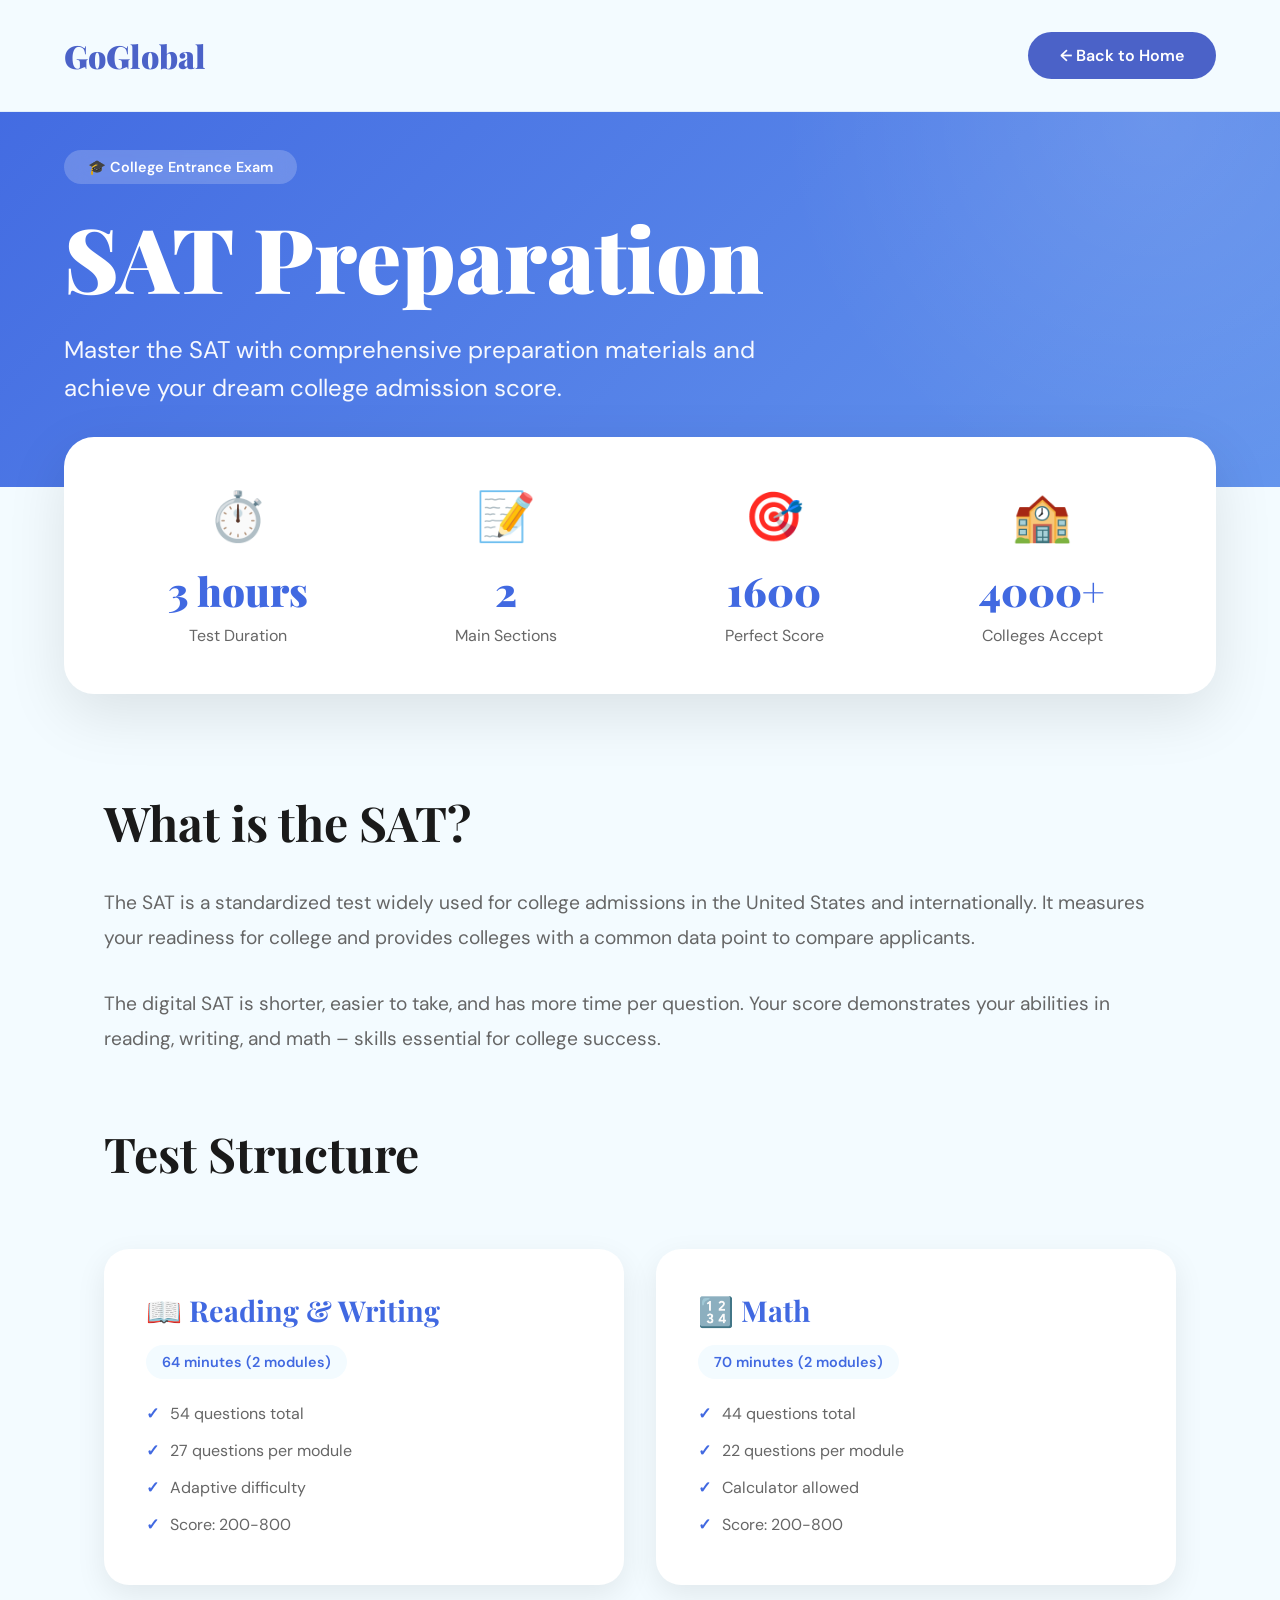
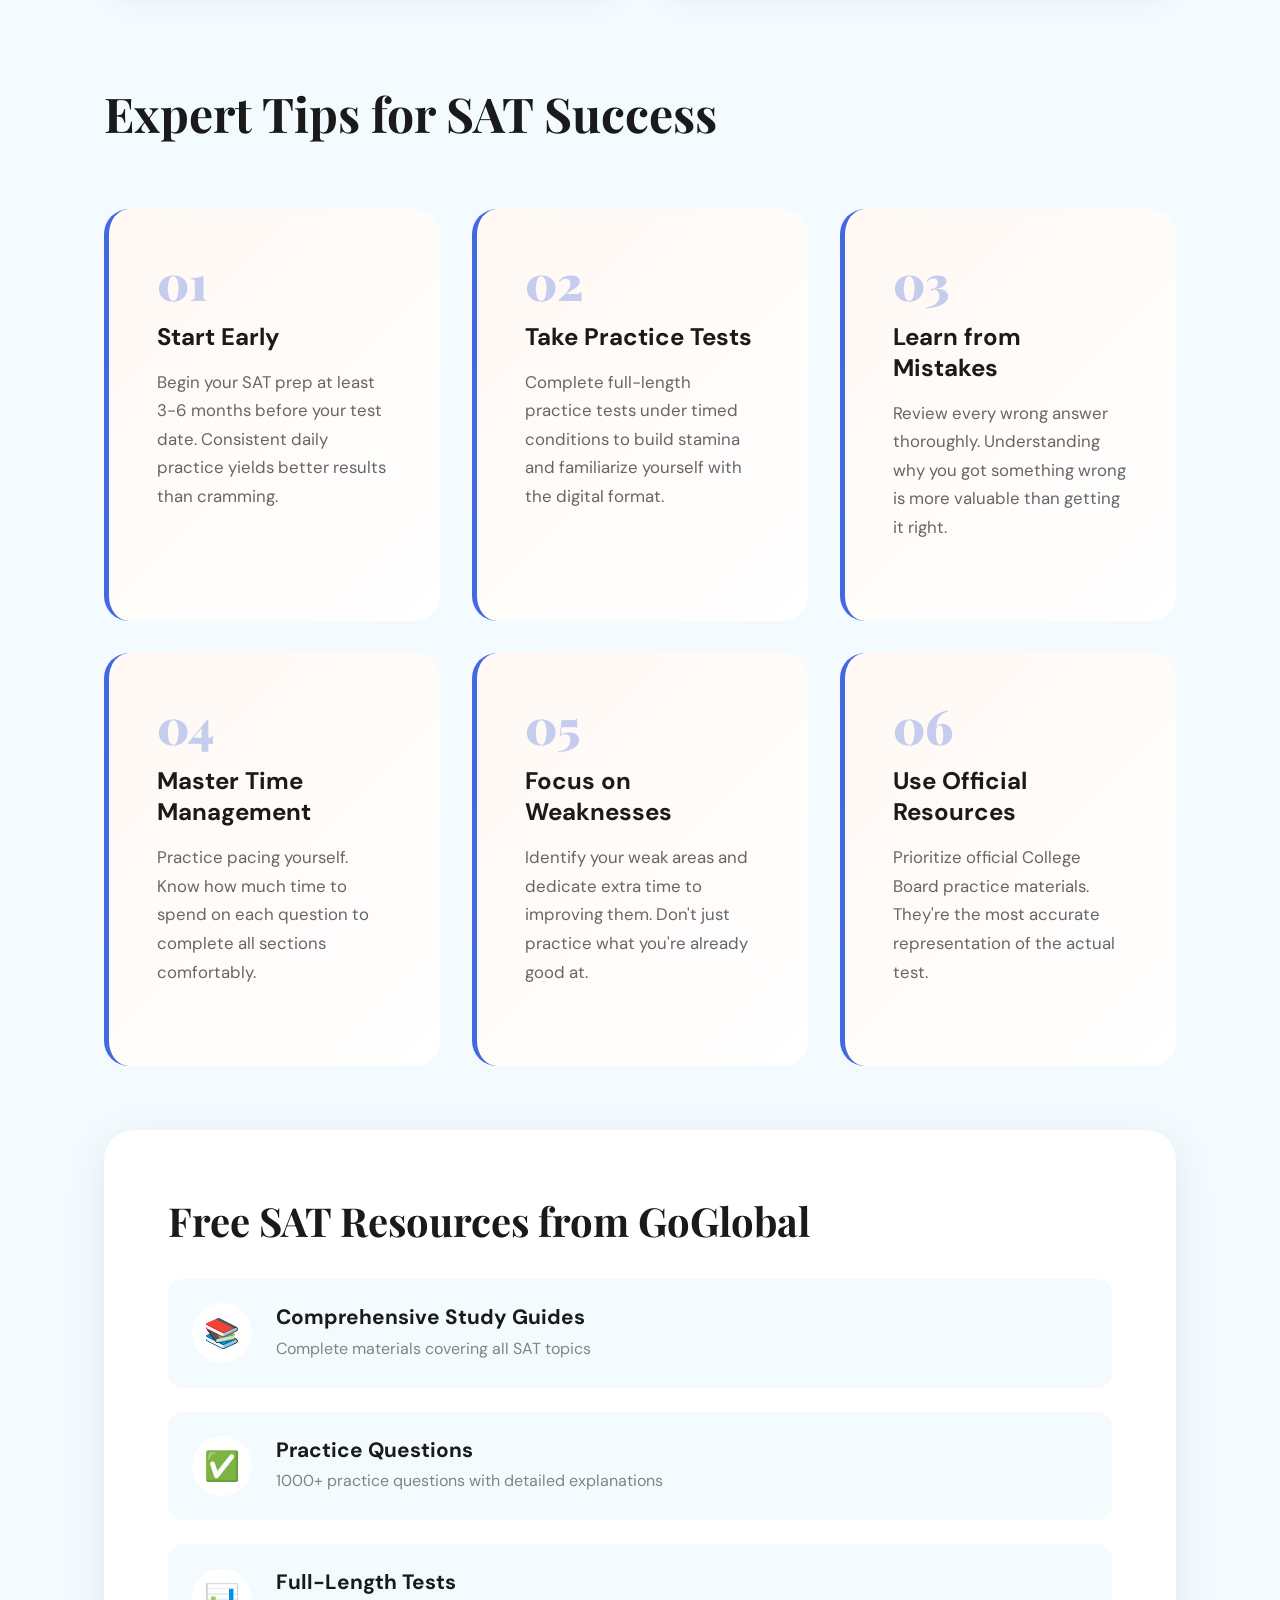
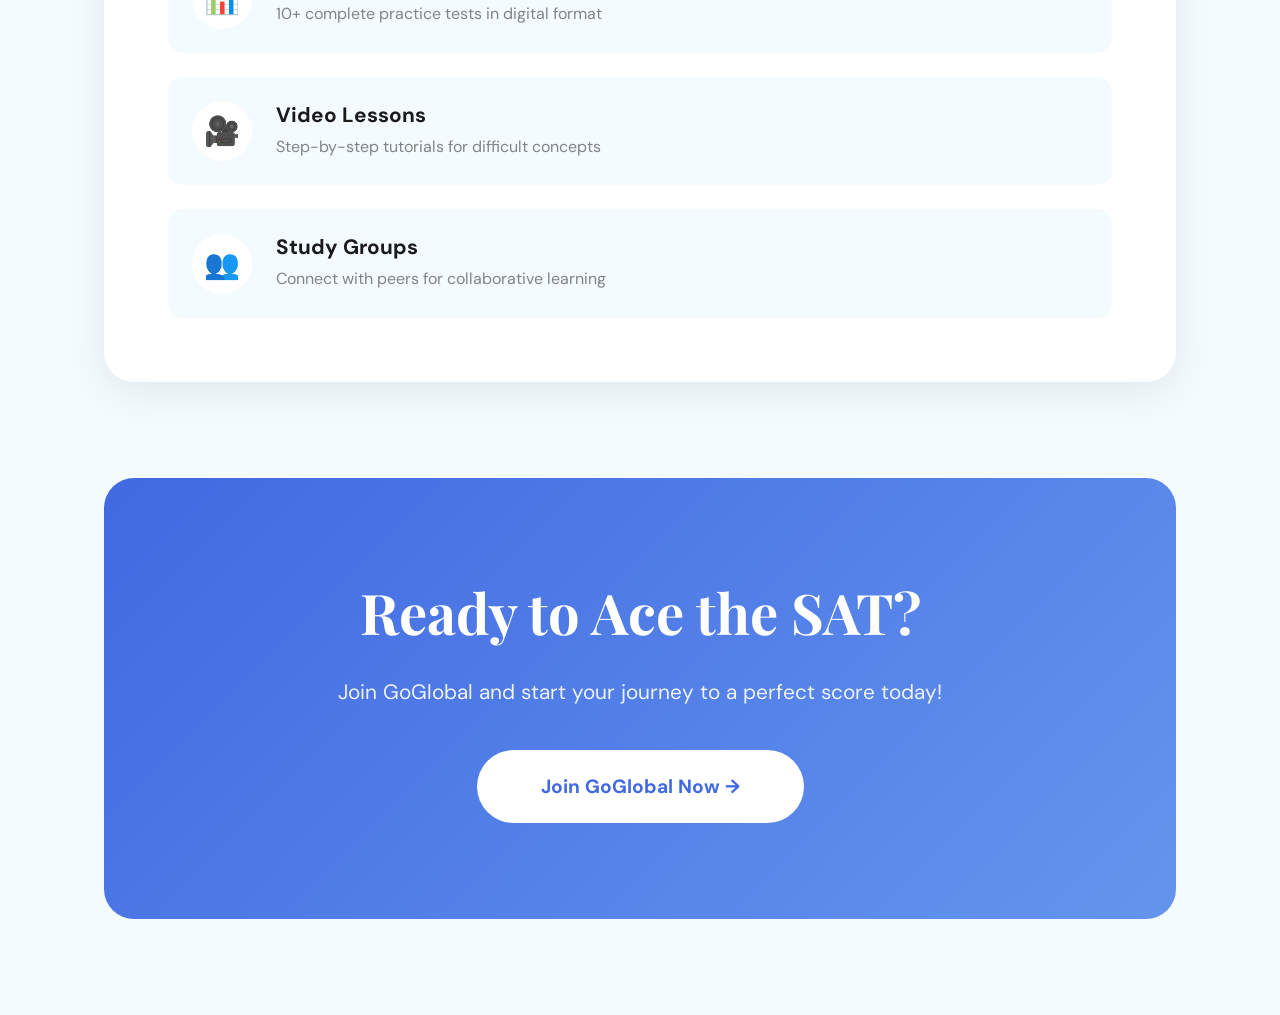
<file: sat.html>
<!DOCTYPE html>
<html lang="en">
  <head>
    <meta charset="UTF-8" />
    <meta name="viewport" content="width=device-width, initial-scale=1.0" />
    <title>SAT Preparation - GoGlobal</title>
    <link
      href="https://fonts.googleapis.com/css2?family=Playfair+Display:wght@700;900&family=DM+Sans:wght@400;500;700&display=swap"
      rel="stylesheet"
    />
    <style>
      * {
        margin: 0;
        padding: 0;
        box-sizing: border-box;
      }

      :root {
  --primary: #4b62c8;
  --primary-dark: #1b5c99;
  --accent: #6b7aff;
  --cream: #f3fbff;
  --dark: #1a1a1a;
  --gray: #666;
}

      body {
        font-family: "DM Sans", sans-serif;
        background: var(--cream);
        color: var(--dark);
      }

      nav {
        position: fixed;
        top: 0;
        width: 100%;
        padding: 2rem 4rem;
        display: flex;
        justify-content: space-between;
        align-items: center;
        z-index: 1000;
        background: var(--cream);
        backdrop-filter: blur(10px);
        border-bottom: 1px solid rgba(75, 115, 200, 0.1);
      }

      .logo {
        font-family: "Playfair Display", serif;
        font-size: 2rem;
        font-weight: 900;
        color: var(--primary);
      }

      .back-btn {
        padding: 0.8rem 2rem;
        background: var(--primary);
        color: white;
        text-decoration: none;
        border-radius: 50px;
        font-weight: 600;
        transition: all 0.3s;
      }

      .back-btn:hover {
        background: var(--primary-dark);
        transform: translateY(-2px);
        box-shadow: 0 10px 30px rgba(75, 115, 200, 0.1);
      }

      .detail-hero {
        padding: 150px 4rem 80px;
        background: linear-gradient(135deg, #4169e1, #6495ed);
        position: relative;
        overflow: hidden;
      }

      .detail-hero::before {
        content: "";
        position: absolute;
        top: -50%;
        right: -20%;
        width: 60%;
        height: 150%;
        background: radial-gradient(circle, rgba(255, 255, 255, 0.1) 0%, transparent 70%);
        animation: float-rotate 20s infinite;
      }

      @keyframes float-rotate {
        0%,
        100% {
          transform: rotate(0deg);
        }
        50% {
          transform: rotate(180deg);
        }
      }

      .hero-content {
        max-width: 1200px;
        margin: 0 auto;
        position: relative;
        z-index: 1;
      }

      .exam-badge {
        display: inline-block;
        padding: 0.5rem 1.5rem;
        background: rgba(255, 255, 255, 0.2);
        backdrop-filter: blur(10px);
        border-radius: 50px;
        color: white;
        font-size: 0.9rem;
        font-weight: 600;
        margin-bottom: 1.5rem;
      }

      .detail-hero h1 {
        font-family: "Playfair Display", serif;
        font-size: clamp(3rem, 7vw, 6rem);
        font-weight: 900;
        color: white;
        margin-bottom: 1.5rem;
        line-height: 1.1;
      }

      .detail-hero p {
        font-size: 1.5rem;
        color: rgba(255, 255, 255, 0.95);
        max-width: 700px;
        line-height: 1.6;
      }

      .stats-bar {
        background: white;
        padding: 3rem 4rem;
        margin: -50px 4rem 0;
        border-radius: 30px;
        box-shadow: 0 20px 60px rgba(0, 0, 0, 0.1);
        position: relative;
        z-index: 10;
        display: grid;
        grid-template-columns: repeat(auto-fit, minmax(200px, 1fr));
        gap: 3rem;
      }

      .stat-item {
        text-align: center;
      }

      .stat-icon {
        font-size: 3rem;
        margin-bottom: 1rem;
      }

      .stat-value {
        font-family: "Playfair Display", serif;
        font-size: 2.5rem;
        font-weight: 900;
        color: #4169e1;
        display: block;
      }

      .stat-label {
        color: var(--gray);
        margin-top: 0.5rem;
      }

      .content-section {
        max-width: 1200px;
        margin: 6rem auto;
        padding: 0 4rem;
      }

      .content-section h2 {
        font-family: "Playfair Display", serif;
        font-size: 3rem;
        color: var(--dark);
        margin-bottom: 2rem;
      }

      .content-section p {
        font-size: 1.2rem;
        line-height: 1.8;
        color: var(--gray);
        margin-bottom: 2rem;
      }

      .test-structure {
        display: grid;
        grid-template-columns: repeat(auto-fit, minmax(280px, 1fr));
        gap: 2rem;
        margin: 4rem 0;
      }

      .structure-card {
        background: white;
        padding: 2.5rem;
        border-radius: 25px;
        box-shadow: 0 10px 30px rgba(0, 0, 0, 0.08);
        transition: all 0.4s;
        border: 2px solid transparent;
      }

      .structure-card:hover {
        transform: translateY(-10px);
        border-color: #4169e1;
        box-shadow: 0 20px 50px rgba(65, 105, 225, 0.2);
      }

      .structure-card h3 {
        font-family: "Playfair Display", serif;
        font-size: 1.8rem;
        color: #4169e1;
        margin-bottom: 1rem;
      }

      .duration {
        background: var(--cream);
        padding: 0.5rem 1rem;
        border-radius: 50px;
        display: inline-block;
        font-size: 0.9rem;
        font-weight: 600;
        color: #4169e1;
        margin-bottom: 1rem;
      }

      .structure-card ul {
        list-style: none;
        padding: 0;
      }

      .structure-card li {
        padding: 0.5rem 0;
        padding-left: 1.5rem;
        position: relative;
        color: var(--gray);
      }

      .structure-card li::before {
        content: "✓";
        position: absolute;
        left: 0;
        color: #4169e1;
        font-weight: bold;
      }

      .tips-grid {
        display: grid;
        grid-template-columns: repeat(auto-fit, minmax(300px, 1fr));
        gap: 2rem;
        margin: 4rem 0;
      }

      .tip-card {
        background: linear-gradient(135deg, #fff8f3, white);
        padding: 3rem;
        border-radius: 25px;
        border-left: 5px solid #4169e1;
        transition: all 0.3s;
      }

      .tip-card:hover {
        transform: translateX(10px);
        box-shadow: 0 15px 40px rgba(65, 105, 225, 0.15);
      }

      .tip-number {
        font-family: "Playfair Display", serif;
        font-size: 3rem;
        font-weight: 900;
        color: #4169e1;
        opacity: 0.3;
        line-height: 1;
      }

      .tip-card h4 {
        font-size: 1.5rem;
        margin: 1rem 0;
        color: var(--dark);
      }

      .tip-card p {
        color: var(--gray);
        font-size: 1.05rem;
        line-height: 1.7;
      }

      .resources {
        background: white;
        padding: 4rem;
        border-radius: 30px;
        margin: 4rem 0;
        box-shadow: 0 10px 40px rgba(0, 0, 0, 0.08);
      }

      .resources h3 {
        font-family: "Playfair Display", serif;
        font-size: 2.5rem;
        color: var(--dark);
        margin-bottom: 2rem;
      }

      .resource-list {
        display: grid;
        gap: 1.5rem;
      }

      .resource-item {
        display: flex;
        align-items: center;
        gap: 1.5rem;
        padding: 1.5rem;
        background: var(--cream);
        border-radius: 15px;
        transition: all 0.3s;
      }

      .resource-item:hover {
        background: #4169e1;
        color: white;
        transform: translateX(10px);
      }

      .resource-icon {
        width: 60px;
        height: 60px;
        background: white;
        border-radius: 50%;
        display: flex;
        align-items: center;
        justify-content: center;
        font-size: 1.8rem;
        flex-shrink: 0;
      }

      .resource-item:hover .resource-icon {
        background: var(--cream);
      }

      .resource-info h4 {
        font-size: 1.3rem;
        margin-bottom: 0.3rem;
      }

      .resource-info p {
        font-size: 1rem;
        opacity: 0.8;
        margin: 0;
      }

      .cta-detail {
        background: linear-gradient(135deg, #4169e1, #6495ed);
        padding: 6rem 4rem;
        text-align: center;
        border-radius: 30px;
        margin: 6rem 0;
      }

      .cta-detail h2 {
        font-family: "Playfair Display", serif;
        font-size: 3.5rem;
        color: white;
        margin-bottom: 1.5rem;
      }

      .cta-detail p {
        font-size: 1.3rem;
        color: rgba(255, 255, 255, 0.9);
        margin-bottom: 2.5rem;
      }

      .cta-btn {
        display: inline-block;
        padding: 1.5rem 4rem;
        background: white;
        color: #4169e1;
        text-decoration: none;
        border-radius: 50px;
        font-weight: 700;
        font-size: 1.2rem;
        transition: all 0.4s;
      }

      .cta-btn:hover {
        transform: translateY(-5px) scale(1.05);
        box-shadow: 0 20px 50px rgba(0, 0, 0, 0.3);
      }

      @media (max-width: 768px) {
        nav {
          padding: 1.5rem 2rem;
        }

        .detail-hero {
          padding: 120px 2rem 60px;
        }

        .detail-hero h1 {
          font-size: 2.5rem;
        }

        .detail-hero p {
          font-size: 1.1rem;
        }

        .stats-bar {
          margin: -50px 2rem 0;
          padding: 2rem;
          grid-template-columns: 1fr;
          gap: 2rem;
        }

        .content-section {
          padding: 0 2rem;
          margin: 4rem auto;
        }

        .content-section h2 {
          font-size: 2rem;
        }

        .test-structure,
        .tips-grid {
          grid-template-columns: 1fr;
        }

        .resources {
          padding: 2rem;
        }

        .cta-detail {
          padding: 4rem 2rem;
        }

        .cta-detail h2 {
          font-size: 2.5rem;
        }
      }
    </style>
  </head>
  <body>
    <nav>
      <div class="logo">GoGlobal</div>
      <a href="index.html" class="back-btn">← Back to Home</a>
    </nav>

    <section class="detail-hero">
      <div class="hero-content">
        <span class="exam-badge">🎓 College Entrance Exam</span>
        <h1>SAT Preparation</h1>
        <p>Master the SAT with comprehensive preparation materials and achieve your dream college admission score.</p>
      </div>
    </section>

    <div class="stats-bar">
      <div class="stat-item">
        <div class="stat-icon">⏱️</div>
        <span class="stat-value">3 hours</span>
        <div class="stat-label">Test Duration</div>
      </div>
      <div class="stat-item">
        <div class="stat-icon">📝</div>
        <span class="stat-value">2</span>
        <div class="stat-label">Main Sections</div>
      </div>
      <div class="stat-item">
        <div class="stat-icon">🎯</div>
        <span class="stat-value">1600</span>
        <div class="stat-label">Perfect Score</div>
      </div>
      <div class="stat-item">
        <div class="stat-icon">🏫</div>
        <span class="stat-value">4000+</span>
        <div class="stat-label">Colleges Accept</div>
      </div>
    </div>

    <div class="content-section">
      <h2>What is the SAT?</h2>
      <p>
        The SAT is a standardized test widely used for college admissions in the United States and internationally. It
        measures your readiness for college and provides colleges with a common data point to compare applicants.
      </p>
      <p>
        The digital SAT is shorter, easier to take, and has more time per question. Your score demonstrates your
        abilities in reading, writing, and math – skills essential for college success.
      </p>

      <h2 style="margin-top: 4rem">Test Structure</h2>
      <div class="test-structure">
        <div class="structure-card">
          <h3>📖 Reading & Writing</h3>
          <span class="duration">64 minutes (2 modules)</span>
          <ul>
            <li>54 questions total</li>
            <li>27 questions per module</li>
            <li>Adaptive difficulty</li>
            <li>Score: 200-800</li>
          </ul>
        </div>

        <div class="structure-card">
          <h3>🔢 Math</h3>
          <span class="duration">70 minutes (2 modules)</span>
          <ul>
            <li>44 questions total</li>
            <li>22 questions per module</li>
            <li>Calculator allowed</li>
            <li>Score: 200-800</li>
          </ul>
        </div>
      </div>

      <h2 style="margin-top: 6rem">Expert Tips for SAT Success</h2>
      <div class="tips-grid">
        <div class="tip-card">
          <div class="tip-number">01</div>
          <h4>Start Early</h4>
          <p>
            Begin your SAT prep at least 3-6 months before your test date. Consistent daily practice yields better
            results than cramming.
          </p>
        </div>

        <div class="tip-card">
          <div class="tip-number">02</div>
          <h4>Take Practice Tests</h4>
          <p>
            Complete full-length practice tests under timed conditions to build stamina and familiarize yourself with
            the digital format.
          </p>
        </div>

        <div class="tip-card">
          <div class="tip-number">03</div>
          <h4>Learn from Mistakes</h4>
          <p>
            Review every wrong answer thoroughly. Understanding why you got something wrong is more valuable than
            getting it right.
          </p>
        </div>

        <div class="tip-card">
          <div class="tip-number">04</div>
          <h4>Master Time Management</h4>
          <p>
            Practice pacing yourself. Know how much time to spend on each question to complete all sections comfortably.
          </p>
        </div>

        <div class="tip-card">
          <div class="tip-number">05</div>
          <h4>Focus on Weaknesses</h4>
          <p>
            Identify your weak areas and dedicate extra time to improving them. Don't just practice what you're already
            good at.
          </p>
        </div>

        <div class="tip-card">
          <div class="tip-number">06</div>
          <h4>Use Official Resources</h4>
          <p>
            Prioritize official College Board practice materials. They're the most accurate representation of the actual
            test.
          </p>
        </div>
      </div>

      <div class="resources">
        <h3>Free SAT Resources from GoGlobal</h3>
        <div class="resource-list">
          <div class="resource-item">
            <div class="resource-icon">📚</div>
            <div class="resource-info">
              <h4>Comprehensive Study Guides</h4>
              <p>Complete materials covering all SAT topics</p>
            </div>
          </div>

          <div class="resource-item">
            <div class="resource-icon">✅</div>
            <div class="resource-info">
              <h4>Practice Questions</h4>
              <p>1000+ practice questions with detailed explanations</p>
            </div>
          </div>

          <div class="resource-item">
            <div class="resource-icon">📊</div>
            <div class="resource-info">
              <h4>Full-Length Tests</h4>
              <p>10+ complete practice tests in digital format</p>
            </div>
          </div>

          <div class="resource-item">
            <div class="resource-icon">🎥</div>
            <div class="resource-info">
              <h4>Video Lessons</h4>
              <p>Step-by-step tutorials for difficult concepts</p>
            </div>
          </div>

          <div class="resource-item">
            <div class="resource-icon">👥</div>
            <div class="resource-info">
              <h4>Study Groups</h4>
              <p>Connect with peers for collaborative learning</p>
            </div>
          </div>
        </div>
      </div>

      <div class="cta-detail">
        <h2>Ready to Ace the SAT?</h2>
        <p>Join GoGlobal and start your journey to a perfect score today!</p>
        <a href="#" class="cta-btn">Join GoGlobal Now →</a>
      </div>
    </div>
  </body>
</html>
</file>
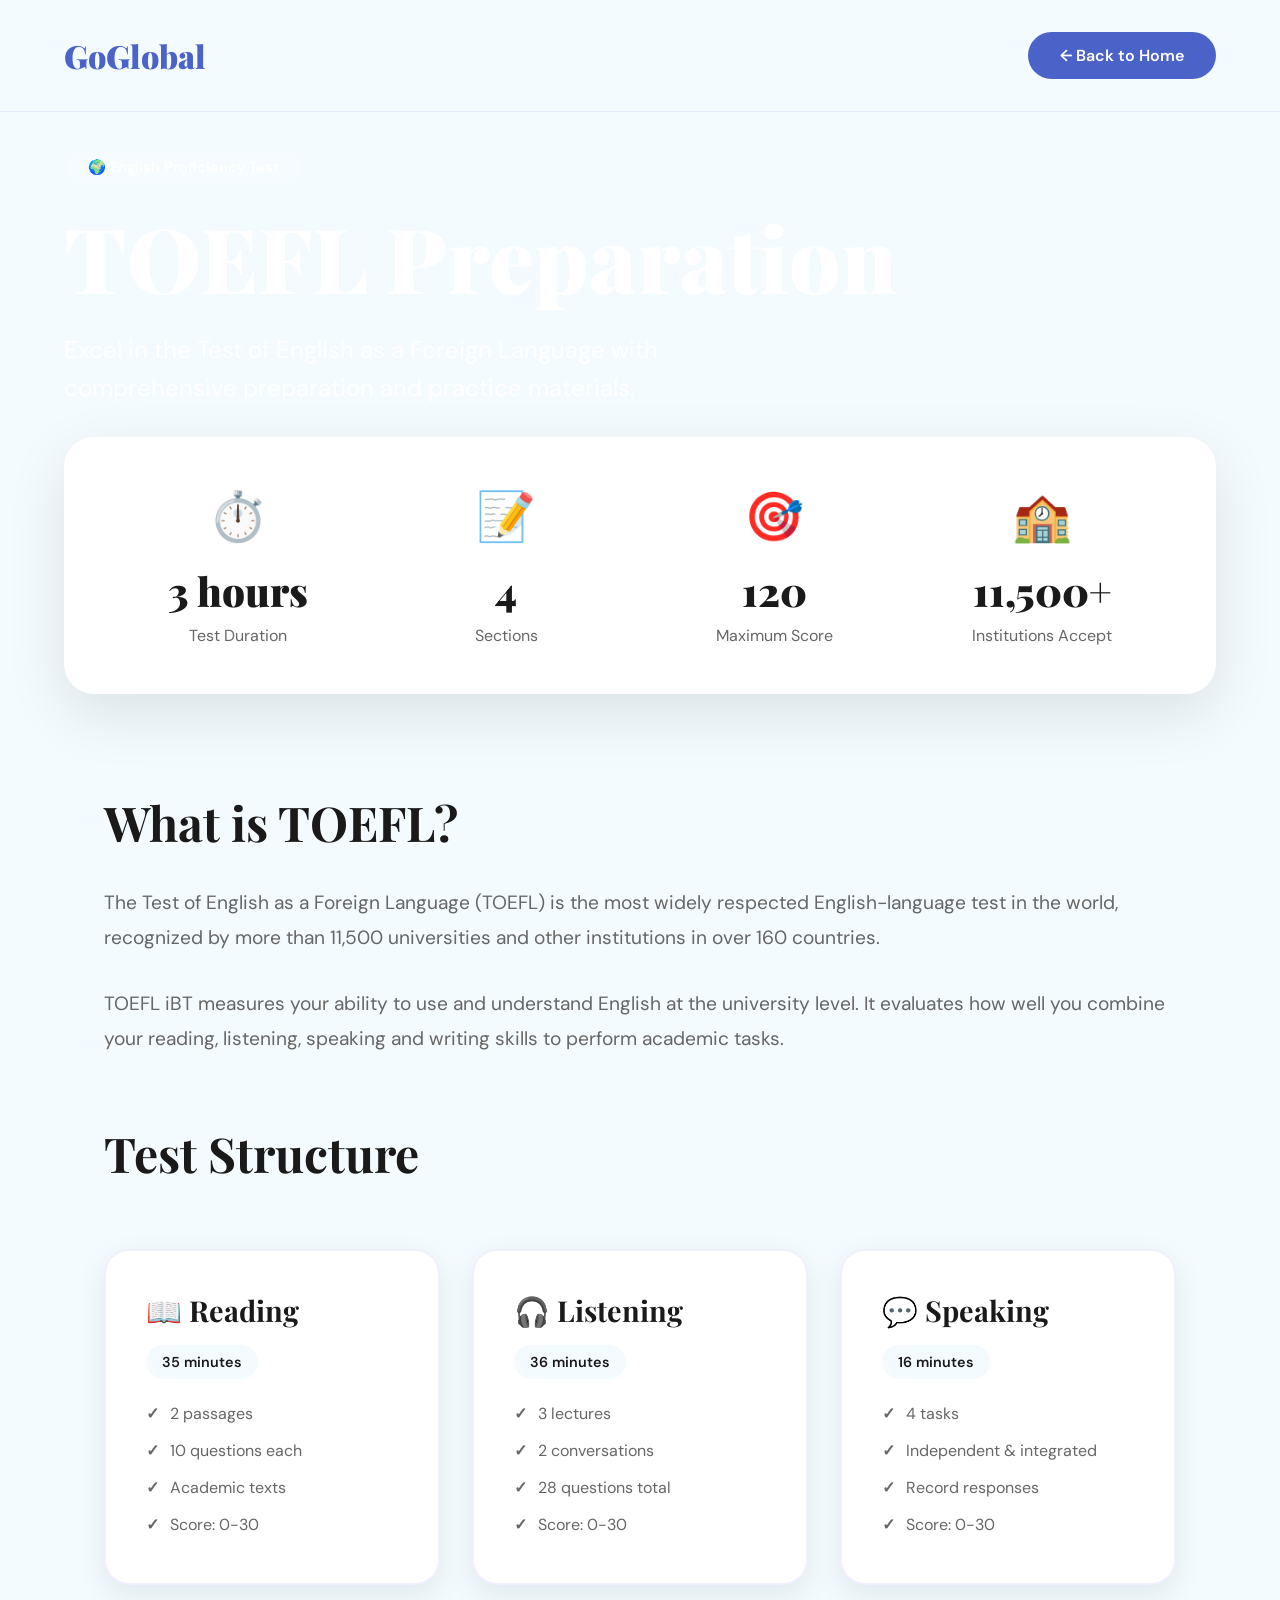
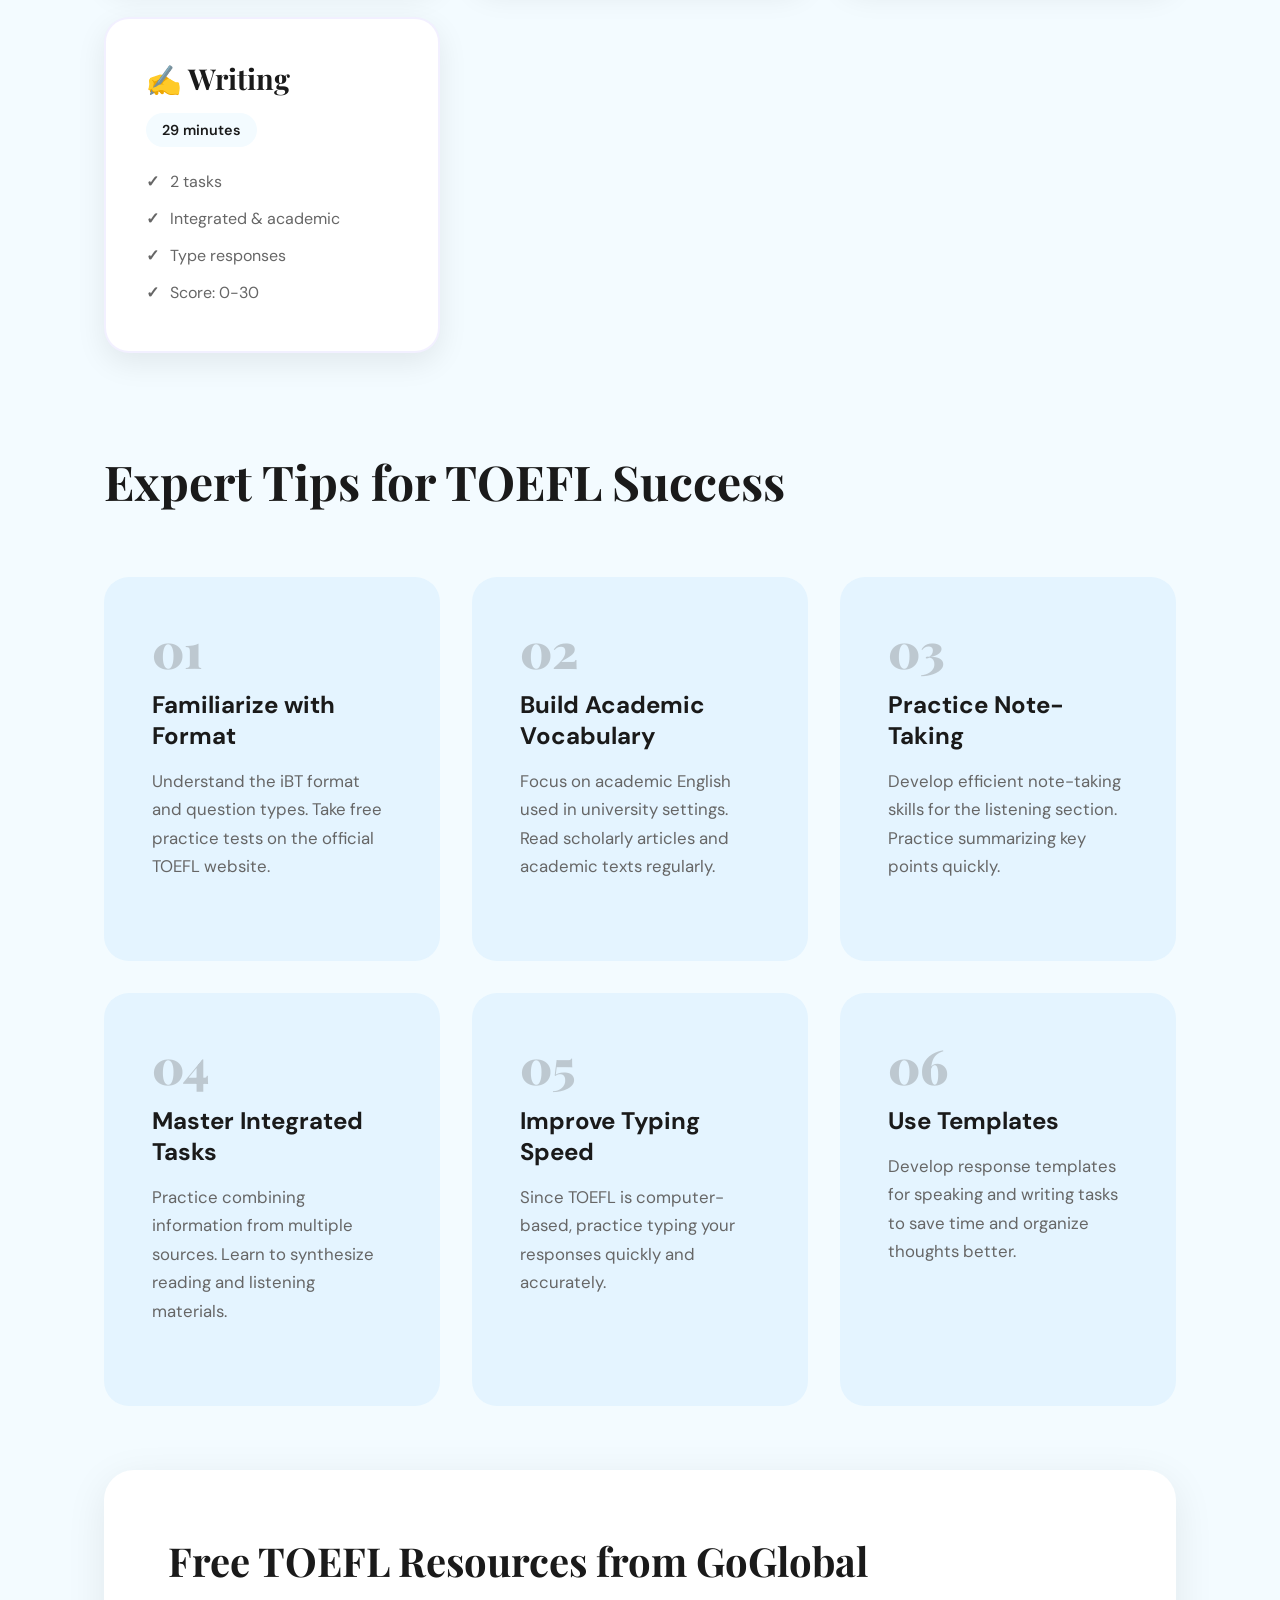
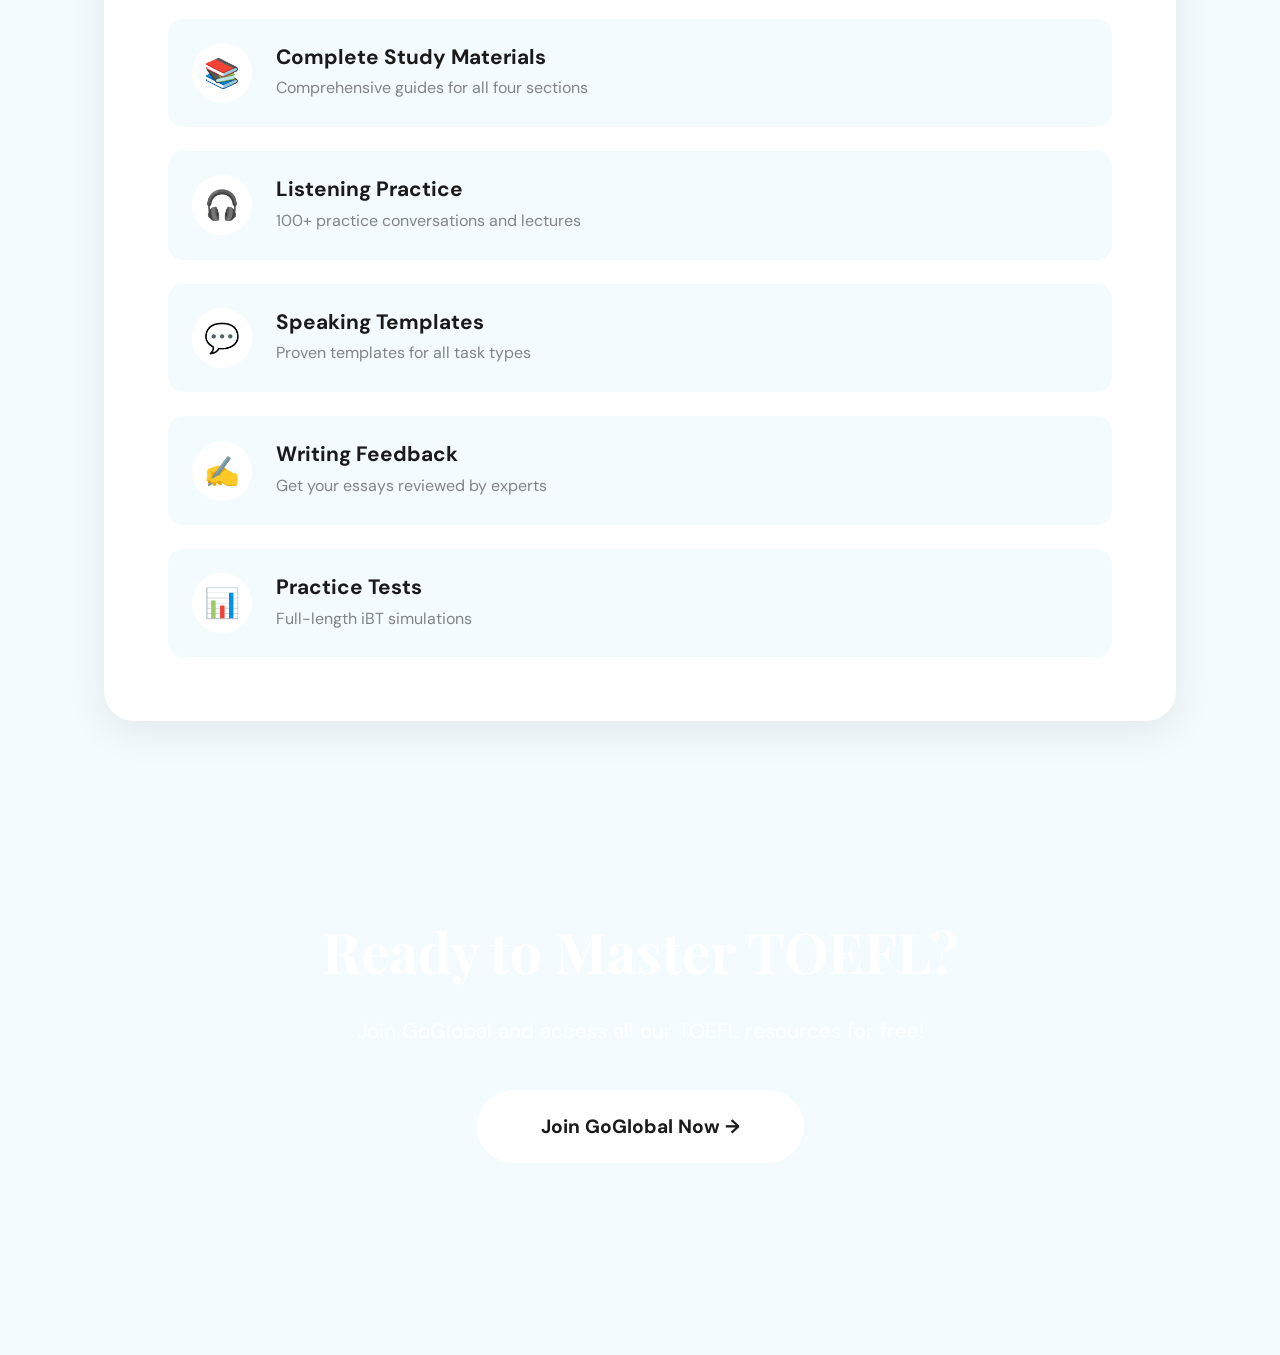
<file: toefl.html>
<!DOCTYPE html>
<html lang="en">
  <head>
    <meta charset="UTF-8" />
    <meta name="viewport" content="width=device-width, initial-scale=1.0" />
    <title>TOEFL Preparation - GoGlobal</title>
    <link
      href="https://fonts.googleapis.com/css2?family=Playfair+Display:wght@700;900&family=DM+Sans:wght@400;500;700&display=swap"
      rel="stylesheet"
    />
    <style>
      * {
        margin: 0;
        padding: 0;
        box-sizing: border-box;
      }

      :root {
  --primary: #4b62c8;
  --primary-dark: #1b5c99;
  --accent: #6b7aff;
  --cream: #f3fbff;
  --dark: #1a1a1a;
  --gray: #666;
}

      body {
        font-family: "DM Sans", sans-serif;
        background: var(--cream);
        color: var(--dark);
      }

      nav {
        position: fixed;
        top: 0;
        width: 100%;
        padding: 2rem 4rem;
        display: flex;
        justify-content: space-between;
        align-items: center;
        z-index: 1000;
        background: var(--cream);
        backdrop-filter: blur(10px);
        border-bottom: 1px solid rgba(75, 115, 200, 0.1);
      }

      .logo {
        font-family: "Playfair Display", serif;
        font-size: 2rem;
        font-weight: 900;
        color: var(--primary);
      }

      .back-btn {
        padding: 0.8rem 2rem;
        background: var(--primary);
        color: white;
        text-decoration: none;
        border-radius: 50px;
        font-weight: 600;
        transition: all 0.3s;
      }

      .back-btn:hover {
        background: var(--primary-dark);
        transform: translateY(-2px);
        box-shadow: 0 10px 30px rgba(75, 115, 200, 0.1);
      }

      .detail-hero {
        padding: 150px 4rem 80px;
        background: linear-gradient(135deg, var(--primary-dark));
        position: relative;
        overflow: hidden;
      }

      .detail-hero::before {
        content: "";
        position: absolute;
        top: -50%;
        right: -20%;
        width: 60%;
        height: 150%;
        background: radial-gradient(circle, rgba(255, 255, 255, 0.1) 0%, transparent 70%);
        animation: float-rotate 20s infinite;
      }

      @keyframes float-rotate {
        0%,
        100% {
          transform: rotate(0deg);
        }
        50% {
          transform: rotate(180deg);
        }
      }

      .hero-content {
        max-width: 1200px;
        margin: 0 auto;
        position: relative;
        z-index: 1;
      }

      .exam-badge {
        display: inline-block;
        padding: 0.5rem 1.5rem;
        background: rgba(255, 255, 255, 0.2);
        backdrop-filter: blur(10px);
        border-radius: 50px;
        color: white;
        font-size: 0.9rem;
        font-weight: 600;
        margin-bottom: 1.5rem;
      }

      .detail-hero h1 {
        font-family: "Playfair Display", serif;
        font-size: clamp(3rem, 7vw, 6rem);
        font-weight: 900;
        color: white;
        margin-bottom: 1.5rem;
        line-height: 1.1;
      }

      .detail-hero p {
        font-size: 1.5rem;
        color: rgba(255, 255, 255, 0.95);
        max-width: 700px;
        line-height: 1.6;
      }

      .stats-bar {
        background: white;
        padding: 3rem 4rem;
        margin: -50px 4rem 0;
        border-radius: 30px;
        box-shadow: 0 20px 60px rgba(0, 0, 0, 0.1);
        position: relative;
        z-index: 10;
        display: grid;
        grid-template-columns: repeat(auto-fit, minmax(200px, 1fr));
        gap: 3rem;
      }

      .stat-item {
        text-align: center;
      }

      .stat-icon {
        font-size: 3rem;
        margin-bottom: 1rem;
      }

      .stat-value {
        font-family: "Playfair Display", serif;
        font-size: 2.5rem;
        font-weight: 900;
        color: var(--toefl-color);
        display: block;
      }

      .stat-label {
        color: var(--gray);
        margin-top: 0.5rem;
      }

      .content-section {
        max-width: 1200px;
        margin: 6rem auto;
        padding: 0 4rem;
      }

      .content-section h2 {
        font-family: "Playfair Display", serif;
        font-size: 3rem;
        color: var(--dark);
        margin-bottom: 2rem;
      }

      .content-section p {
        font-size: 1.2rem;
        line-height: 1.8;
        color: var(--gray);
        margin-bottom: 2rem;
      }

      .test-structure {
        display: grid;
        grid-template-columns: repeat(auto-fit, minmax(250px, 1fr));
        gap: 2rem;
        margin: 4rem 0;
      }

      .structure-card {
        background: white;
        padding: 2.5rem;
        border-radius: 25px;
        box-shadow: 0 10px 30px rgba(0, 0, 0, 0.08);
        transition: all 0.4s;
        border: 2px solid rgba(99, 72, 255, 0.082);
      }

      .structure-card:hover {
        transform: translateY(-10px);
        border-color: rgba(75, 72, 255, 0.596);
        box-shadow: 0 20px 50px rgba(0, 39, 168, 0.2);
      }

      .structure-card h3 {
        font-family: "Playfair Display", serif;
        font-size: 1.8rem;
        color: var(--toefl-color);
        margin-bottom: 1rem;
      }

      .duration {
        background: var(--cream);
        padding: 0.5rem 1rem;
        border-radius: 50px;
        display: inline-block;
        font-size: 0.9rem;
        font-weight: 600;
        color: var(--toefl-color);
        margin-bottom: 1rem;
      }

      .structure-card ul {
        list-style: none;
        padding: 0;
      }

      .structure-card li {
        padding: 0.5rem 0;
        padding-left: 1.5rem;
        position: relative;
        color: var(--gray);
      }

      .structure-card li::before {
        content: "✓";
        position: absolute;
        left: 0;
        color: var(--toefl-color);
        font-weight: bold;
      }

      .tips-grid {
        display: grid;
        grid-template-columns: repeat(auto-fit, minmax(300px, 1fr));
        gap: 2rem;
        margin: 4rem 0;
      }

      .tip-card {
        background: rgba(223, 242, 255, 0.74);
        padding: 3rem;
        border-radius: 25px;
        border-left: 5px solid var(--toefl-color);
        transition: all 0.3s;
      }

      .tip-card:hover {
        transform: translateX(10px);
        box-shadow: 0 15px 40px rgba(0, 39, 168, 0.2);
      }

      .tip-number {
        font-family: "Playfair Display", serif;
        font-size: 3rem;
        font-weight: 900;
        color: var(--gray);
        opacity: 0.3;
        line-height: 1;
      }

      .tip-card h4 {
        font-size: 1.5rem;
        margin: 1rem 0;
        color: var(--dark);
      }

      .tip-card p {
        color: var(--gray);
        font-size: 1.05rem;
        line-height: 1.7;
      }

      .resources {
        background: white;
        padding: 4rem;
        border-radius: 30px;
        margin: 4rem 0;
        box-shadow: 0 10px 40px rgba(0, 0, 0, 0.08);
      }

      .resources h3 {
        font-family: "Playfair Display", serif;
        font-size: 2.5rem;
        color: var(--dark);
        margin-bottom: 2rem;
      }

      .resource-list {
        display: grid;
        gap: 1.5rem;
      }

      .resource-item {
        display: flex;
        align-items: center;
        gap: 1.5rem;
        padding: 1.5rem;
        background: var(--cream);
        border-radius: 15px;
        transition: all 0.3s;
      }

      .resource-item:hover {
        background: var(--toefl-color);
        color: white;
        transform: translateX(10px);
      }

      .resource-icon {
        width: 60px;
        height: 60px;
        background: white;
        border-radius: 50%;
        display: flex;
        align-items: center;
        justify-content: center;
        font-size: 1.8rem;
        flex-shrink: 0;
      }

      .resource-item:hover .resource-icon {
        background: var(--cream);
      }

      .resource-info h4 {
        font-size: 1.3rem;
        margin-bottom: 0.3rem;
      }

      .resource-info p {
        font-size: 1rem;
        opacity: 0.8;
        margin: 0;
      }

      .cta-detail {
        background: linear-gradient(135deg, var(--primary-dark));
        padding: 6rem 4rem;
        text-align: center;
        border-radius: 30px;
        margin: 6rem 0;
      }

      .cta-detail h2 {
        font-family: "Playfair Display", serif;
        font-size: 3.5rem;
        color: white;
        margin-bottom: 1.5rem;
      }

      .cta-detail p {
        font-size: 1.3rem;
        color: rgba(255, 255, 255, 0.9);
        margin-bottom: 2.5rem;
      }

      .cta-btn {
        display: inline-block;
        padding: 1.5rem 4rem;
        background: white;
        color: var(--toefl-color);
        text-decoration: none;
        border-radius: 50px;
        font-weight: 700;
        font-size: 1.2rem;
        transition: all 0.4s;
      }

      .cta-btn:hover {
        transform: translateY(-5px) scale(1.05);
        box-shadow: 0 20px 50px rgba(0, 0, 0, 0.3);
      }

      @media (max-width: 768px) {
        nav {
          padding: 1.5rem 2rem;
        }

        .detail-hero {
          padding: 120px 2rem 60px;
        }

        .detail-hero h1 {
          font-size: 2.5rem;
        }

        .detail-hero p {
          font-size: 1.1rem;
        }

        .stats-bar {
          margin: -50px 2rem 0;
          padding: 2rem;
          grid-template-columns: 1fr;
          gap: 2rem;
        }

        .content-section {
          padding: 0 2rem;
          margin: 4rem auto;
        }

        .content-section h2 {
          font-size: 2rem;
        }

        .test-structure,
        .tips-grid {
          grid-template-columns: 1fr;
        }

        .resources {
          padding: 2rem;
        }

        .cta-detail {
          padding: 4rem 2rem;
        }

        .cta-detail h2 {
          font-size: 2.5rem;
        }
      }
    </style>
  </head>
  <body>
    <nav>
      <div class="logo">GoGlobal</div>
      <a href="index.html" class="back-btn">← Back to Home</a>
    </nav>

    <section class="detail-hero">
      <div class="hero-content">
        <span class="exam-badge">🌍 English Proficiency Test</span>
        <h1>TOEFL Preparation</h1>
        <p>Excel in the Test of English as a Foreign Language with comprehensive preparation and practice materials.</p>
      </div>
    </section>

    <div class="stats-bar">
      <div class="stat-item">
        <div class="stat-icon">⏱️</div>
        <span class="stat-value">3 hours</span>
        <div class="stat-label">Test Duration</div>
      </div>
      <div class="stat-item">
        <div class="stat-icon">📝</div>
        <span class="stat-value">4</span>
        <div class="stat-label">Sections</div>
      </div>
      <div class="stat-item">
        <div class="stat-icon">🎯</div>
        <span class="stat-value">120</span>
        <div class="stat-label">Maximum Score</div>
      </div>
      <div class="stat-item">
        <div class="stat-icon">🏫</div>
        <span class="stat-value">11,500+</span>
        <div class="stat-label">Institutions Accept</div>
      </div>
    </div>

    <div class="content-section">
      <h2>What is TOEFL?</h2>
      <p>
        The Test of English as a Foreign Language (TOEFL) is the most widely respected English-language test in the
        world, recognized by more than 11,500 universities and other institutions in over 160 countries.
      </p>
      <p>
        TOEFL iBT measures your ability to use and understand English at the university level. It evaluates how well you
        combine your reading, listening, speaking and writing skills to perform academic tasks.
      </p>

      <h2 style="margin-top: 4rem">Test Structure</h2>
      <div class="test-structure">
        <div class="structure-card">
          <h3>📖 Reading</h3>
          <span class="duration">35 minutes</span>
          <ul>
            <li>2 passages</li>
            <li>10 questions each</li>
            <li>Academic texts</li>
            <li>Score: 0-30</li>
          </ul>
        </div>

        <div class="structure-card">
          <h3>🎧 Listening</h3>
          <span class="duration">36 minutes</span>
          <ul>
            <li>3 lectures</li>
            <li>2 conversations</li>
            <li>28 questions total</li>
            <li>Score: 0-30</li>
          </ul>
        </div>

        <div class="structure-card">
          <h3>💬 Speaking</h3>
          <span class="duration">16 minutes</span>
          <ul>
            <li>4 tasks</li>
            <li>Independent & integrated</li>
            <li>Record responses</li>
            <li>Score: 0-30</li>
          </ul>
        </div>

        <div class="structure-card">
          <h3>✍️ Writing</h3>
          <span class="duration">29 minutes</span>
          <ul>
            <li>2 tasks</li>
            <li>Integrated & academic</li>
            <li>Type responses</li>
            <li>Score: 0-30</li>
          </ul>
        </div>
      </div>

      <h2 style="margin-top: 6rem">Expert Tips for TOEFL Success</h2>
      <div class="tips-grid">
        <div class="tip-card">
          <div class="tip-number">01</div>
          <h4>Familiarize with Format</h4>
          <p>Understand the iBT format and question types. Take free practice tests on the official TOEFL website.</p>
        </div>

        <div class="tip-card">
          <div class="tip-number">02</div>
          <h4>Build Academic Vocabulary</h4>
          <p>
            Focus on academic English used in university settings. Read scholarly articles and academic texts regularly.
          </p>
        </div>

        <div class="tip-card">
          <div class="tip-number">03</div>
          <h4>Practice Note-Taking</h4>
          <p>
            Develop efficient note-taking skills for the listening section. Practice summarizing key points quickly.
          </p>
        </div>

        <div class="tip-card">
          <div class="tip-number">04</div>
          <h4>Master Integrated Tasks</h4>
          <p>
            Practice combining information from multiple sources. Learn to synthesize reading and listening materials.
          </p>
        </div>

        <div class="tip-card">
          <div class="tip-number">05</div>
          <h4>Improve Typing Speed</h4>
          <p>Since TOEFL is computer-based, practice typing your responses quickly and accurately.</p>
        </div>

        <div class="tip-card">
          <div class="tip-number">06</div>
          <h4>Use Templates</h4>
          <p>Develop response templates for speaking and writing tasks to save time and organize thoughts better.</p>
        </div>
      </div>

      <div class="resources">
        <h3>Free TOEFL Resources from GoGlobal</h3>
        <div class="resource-list">
          <div class="resource-item">
            <div class="resource-icon">📚</div>
            <div class="resource-info">
              <h4>Complete Study Materials</h4>
              <p>Comprehensive guides for all four sections</p>
            </div>
          </div>

          <div class="resource-item">
            <div class="resource-icon">🎧</div>
            <div class="resource-info">
              <h4>Listening Practice</h4>
              <p>100+ practice conversations and lectures</p>
            </div>
          </div>

          <div class="resource-item">
            <div class="resource-icon">💬</div>
            <div class="resource-info">
              <h4>Speaking Templates</h4>
              <p>Proven templates for all task types</p>
            </div>
          </div>

          <div class="resource-item">
            <div class="resource-icon">✍️</div>
            <div class="resource-info">
              <h4>Writing Feedback</h4>
              <p>Get your essays reviewed by experts</p>
            </div>
          </div>

          <div class="resource-item">
            <div class="resource-icon">📊</div>
            <div class="resource-info">
              <h4>Practice Tests</h4>
              <p>Full-length iBT simulations</p>
            </div>
          </div>
        </div>
      </div>

      <div class="cta-detail">
        <h2>Ready to Master TOEFL?</h2>
        <p>Join GoGlobal and access all our TOEFL resources for free!</p>
        <a href="#" class="cta-btn">Join GoGlobal Now →</a>
      </div>
    </div>
  </body>
</html>
</file>
<file: style.css>
/* ==========================================================================
   1. КОРНЕВЫЕ ПЕРЕМЕННЫЕ И ОБЩИЕ СТИЛИ
   ========================================================================== */
:root {
  --primary: #4b62c8;
  --primary-dark: #1b5c99;
  --accent: #6b7aff;
  --cream: #f3fbff;
  --dark: #1a1a1a;
  --gray: #666;
}

* {
  margin: 0;
  padding: 0;
  box-sizing: border-box;
}

body {
  font-family: "DM Sans", sans-serif;
  background: var(--cream);
  color: var(--dark);
  overflow-x: hidden;
}

/* ==========================================================================
   2. ДЕКОРАТИВНЫЕ ЭФФЕКТЫ И АНИМАЦИИ (Интерактив, Частицы, Текст)
   ========================================================================== */
/* Свечение за курсором */
.cursor-glow {
  position: fixed;
  width: 400px;
  height: 400px;
  border-radius: 50%;
  background: radial-gradient(circle, rgba(75, 150, 200, 0.15) 0%, transparent 70%);
  pointer-events: none;
  z-index: 9999;
  transform: translate(-50%, -50%);
  transition: opacity 0.3s;
}

/* След от клика/движения мыши */
.mouse-trail {
  position: fixed;
  width: 10px;
  height: 10px;
  border-radius: 50%;
  background: radial-gradient(circle, var(--primary), transparent);
  pointer-events: none;
  z-index: 9999;
  transform: translate(-50%, -50%);
  animation: trail-fade 1s ease-out forwards;
}

@keyframes trail-fade {
  0% {
    transform: translate(-50%, -50%) scale(1);
    opacity: 0.8;
  }
  100% {
    transform: translate(-50%, -50%) scale(3);
    opacity: 0;
  }
}

/* Анимированные фоновые частицы */
.particles {
  position: fixed;
  top: 0;
  left: 0;
  width: 100%;
  height: 100%;
  pointer-events: none;
  z-index: 1;
  overflow: hidden;
}

.particle {
  position: absolute;
  width: 4px;
  height: 4px;
  background: var(--primary);
  border-radius: 50%;
  opacity: 0.3;
  animation: float-particles 15s infinite ease-in-out;
}

.particle:nth-child(1) { left: 10%; animation-delay: 0s; animation-duration: 12s; }
.particle:nth-child(2) { left: 20%; animation-delay: 2s; animation-duration: 15s; }
.particle:nth-child(3) { left: 30%; animation-delay: 4s; animation-duration: 18s; }
.particle:nth-child(4) { left: 50%; animation-delay: 1s; animation-duration: 14s; }
.particle:nth-child(5) { left: 60%; animation-delay: 3s; animation-duration: 16s; }
.particle:nth-child(6) { left: 70%; animation-delay: 5s; animation-duration: 13s; }
.particle:nth-child(7) { left: 80%; animation-delay: 2.5s; animation-duration: 17s; }
.particle:nth-child(8) { left: 90%; animation-delay: 4.5s; animation-duration: 11s; }

@keyframes float-particles {
  0% {
    transform: translateY(100vh) translateX(0) scale(0);
    opacity: 0;
  }
  10% { opacity: 0.3; }
  90% { opacity: 0.3; }
  100% {
    transform: translateY(-100px) translateX(100px) scale(1.5);
    opacity: 0;
  }
}

/* Переливающийся градиентный текст */
.gradient-text {
  background: linear-gradient(45deg, var(--primary), var(--accent), #ffd700, var(--primary));
  background-size: 300% 300%;
  -webkit-background-clip: text;
  -webkit-text-fill-color: transparent;
  background-clip: text;
  animation: gradient-shift 5s ease infinite;
}

@keyframes gradient-shift {
  0%, 100% { background-position: 0% 50%; }
  50% { background-position: 100% 50%; }
}

/* Контейнер для больших размытых сфер */
.floating-elements {
  position: fixed;
  top: 0;
  left: 0;
  width: 100%;
  height: 100%;
  pointer-events: none;
  z-index: -1; 
  overflow: hidden;    
}

.float-shape {
  position: absolute;
  border-radius: 50%;
  background: linear-gradient(135deg, rgb(179, 218, 255), rgb(124, 181, 255));
  filter: blur(60px);
  z-index: -2;
}

.shape-1 { width: 400px; height: 400px; top: 10%; left: -10%; animation: float-1 25s infinite ease-in-out; z-index: -13; }
.shape-2 { width: 300px; height: 300px; top: 60%; right: -5%; animation: float-2 20s infinite ease-in-out; z-index: -13; }
.shape-3 { width: 250px; height: 250px; bottom: 20%; left: 30%; animation: float-3 30s infinite ease-in-out; z-index: -13; }
.shape-4 { width: 200px; height: 200px; top: 40%; right: 20%; animation: float-1 22s infinite ease-in-out reverse; z-index: -13; }
.shape-5 { width: 350px; height: 350px; bottom: -10%; right: 40%; animation: float-2 28s infinite ease-in-out reverse; z-index: -13; }

@keyframes float-1 {
  0%, 100% { transform: translate(0, 0) rotate(0deg); }
  25% { transform: translate(50px, 100px) rotate(90deg); }
  50% { transform: translate(100px, 50px) rotate(180deg); }
  75% { transform: translate(50px, -50px) rotate(270deg); }
}

@keyframes float-2 {
  0%, 100% { transform: translate(0, 0) scale(1); }
  33% { transform: translate(-80px, 80px) scale(1.2); }
  66% { transform: translate(80px, -80px) scale(0.8); }
}

@keyframes float-3 {
  0%, 100% { transform: translate(0, 0) rotate(0deg) scale(1); }
  50% { transform: translate(100px, 100px) rotate(180deg) scale(1.1); }
}

/* Декорации для Hero секции */
.bg-shapes {
  position: absolute;
  width: 100%;
  height: 100%;
  top: 0;
  left: 0;
  z-index: 0;
  overflow: hidden;
}

.shape {
  position: absolute;
  border-radius: 50%;
  opacity: 0.1;
}

.shape1 { width: 500px; height: 500px; background: linear-gradient(135deg, var(--primary), var(--accent)); top: -200px; right: -100px; animation: float-rotate 20s infinite ease-in-out; }
.shape2 { width: 300px; height: 300px; background: linear-gradient(225deg, var(--accent), var(--primary)); bottom: -100px; left: -50px; animation: float-rotate 15s infinite ease-in-out reverse; }
.shape3 { width: 200px; height: 200px; background: radial-gradient(circle, var(--primary), transparent); top: 50%; left: 10%; animation: pulse 8s infinite; }

@keyframes float-rotate {
  0%, 100% { transform: translate(0, 0) rotate(0deg) scale(1); }
  33% { transform: translate(50px, -50px) rotate(120deg) scale(1.1); }
  66% { transform: translate(-30px, 30px) rotate(240deg) scale(0.9); }
}

@keyframes float {
  0%, 100% { transform: translateY(0px); }
  50% { transform: translateY(-20px); }
}

@keyframes pulse {
  0%, 100% { transform: scale(1); opacity: 0.1; }
  50% { transform: scale(1.2); opacity: 0.2; }
}

/* ==========================================================================
   3. ПРЕЛОАДЕР (Loader)
   ========================================================================== */
.loader-wrapper {
  position: fixed;
  top: 0;
  left: 0;
  width: 100%;
  height: 100%;
  background-color: rgb(247, 253, 255);
  display: flex;
  align-items: center;
  justify-content: center;
  z-index: 10000;
  transition: opacity 0.5s, visibility 0.5s;
}

.loader-wrapper.hidden {
  opacity: 0;
  visibility: hidden;
}

.loader-content {
  text-align: center;
}

.loader-logo {
  font-family: "Playfair Display", serif;
  font-size: 4rem;
  font-weight: 900;
  color: rgb(0, 119, 255);
  margin-bottom: 2rem;
  animation: pulse-logo 1.5s ease-in-out infinite;
}
.loader-content img{
    width: 130px;
    height: 130px;
    margin-top: -30px;
}

@keyframes pulse-logo {
  0%, 100% { transform: scale(1); opacity: 1; }
  50% { transform: scale(1.05); opacity: 0.8; }
}

.image {
  display: flex;
  justify-content: center;
  align-items: center;
}

/* ==========================================================================
   4. ШАПКА И НАВИГАЦИЯ (Navigation & Menus)
   ========================================================================== */
nav {
  position: fixed;
  top: 0;
  width: 100%;
  padding: 2rem 4rem;
  display: flex;
  justify-content: space-between;
  align-items: center;
  z-index: 1000;
  background: linear-gradient(180deg, var(--cream) 0%, transparent 100%);
}

.logo {
  font-family: "Playfair Display", serif;
  font-size: 2rem;
  font-weight: 900;
  color: var(--primary);
  letter-spacing: -1px;
  position: relative;
}

.logo::after {
  content: "✈️";
  position: absolute;
  top: -10px;
  right: -30px;
  font-size: 1.5rem;
  animation: float 3s ease-in-out infinite;
}

.nav-links {
  display: flex;
  gap: 3rem;
  list-style: none;
}

.nav-links a {
  color: var(--dark);
  text-decoration: none;
  font-weight: 500;
  position: relative;
  transition: color 0.3s;
}

.nav-links a::after {
  content: "";
  position: absolute;
  bottom: -5px;
  left: 0;
  width: 0;
  height: 2px;
  background: var(--primary);
  transition: width 0.3s;
}

.nav-links a:hover { color: var(--primary); }
.nav-links a:hover::after { width: 100%; }

/* Бургер меню кнопки */
.burger-menu {
  display: none;
  flex-direction: column;
  gap: 6px;
  cursor: pointer;
  z-index: 1001;
}

.burger-menu span {
  width: 30px;
  height: 3px;
  background: var(--primary);
  border-radius: 3px;
  transition: all 0.3s ease;
}

/* Превращение линий в аккуратный крестик */
.burger-menu.active span:nth-child(1) { transform: translateY(9px) rotate(45deg); }
.burger-menu.active span:nth-child(2) { opacity: 0; }
.burger-menu.active span:nth-child(3) { transform: translateY(-9px) rotate(-45deg); }

/* Полноэкранное мобильное меню */
.mobile-menu-overlay {
  position: fixed;
  top: 0;
  left: 0;
  width: 100%;
  height: 100vh;
  background: rgba(0, 0, 0, 0.95);
  backdrop-filter: blur(10px);
  -webkit-backdrop-filter: blur(10px);
  z-index: 1000;
  opacity: 0;
  visibility: hidden;
  transition: all 0.4s ease;
}

.mobile-menu-overlay.active {
  opacity: 1;
  visibility: visible;
}

.mobile-menu-content {
  position: relative;
  height: 100%;
  display: flex;
  align-items: center;
  justify-content: center;
}

.mobile-nav-links {
  list-style: none;
  text-align: center;
}

.mobile-nav-links li {
  margin: 2rem 0;
  opacity: 0;
  transform: translateY(20px);
}

.mobile-menu-overlay.active .mobile-nav-links li {
  animation: slideInMobile 0.5s forwards;
}

.mobile-nav-links li:nth-child(1) { animation-delay: 0.1s; }
.mobile-nav-links li:nth-child(2) { animation-delay: 0.2s; }
.mobile-nav-links li:nth-child(3) { animation-delay: 0.3s; }
.mobile-nav-links li:nth-child(4) { animation-delay: 0.4s; }
.mobile-nav-links li:nth-child(5) { animation-delay: 0.5s; }

@keyframes slideInMobile {
  to {
    opacity: 1;
    transform: translateY(0);
  }
}

.mobile-nav-links a {
  color: white;
  text-decoration: none;
  font-size: 2rem;
  font-weight: 700;
  transition: all 0.3s;
  display: inline-block;
}

.mobile-nav-links a:hover {
  color: var(--primary);
  transform: scale(1.1);
}

.mobile-cta {
  display: inline-block;
  padding: 1rem 3rem;
  background: linear-gradient(135deg, var(--primary), var(--accent));
  border-radius: 50px;
  margin-top: 2rem;
  font-size: 1.5rem !important;
}

/* ==========================================================================
   5. ГЛАВНЫЙ ЭКРАН (Hero Section)
   ========================================================================== */
.hero {
  min-height: 100vh;
  display: flex;
  align-items: center;
  justify-content: center;
  position: relative;
  padding: 0 4rem;
  overflow: hidden;
}

.hero-content {
  position: relative;
  z-index: 1;
  text-align: center;
  max-width: 1000px;
  animation: fadeInUp 1s ease-out;
}

@keyframes fadeInUp {
  from {
    opacity: 0;
    transform: translateY(30px);
  }
  to {
    opacity: 1;
    transform: translateY(0);
  }
}

.hero-badge {
  display: inline-block;
  padding: 0.5rem 1.5rem;
  background: white;
  border-radius: 50px;
  font-size: 0.9rem;
  font-weight: 500;
  color: var(--primary);
  margin-bottom: 2rem;
  box-shadow: 0 10px 30px rgba(75, 129, 200, 0.1);
  animation: slideDown 0.8s ease-out 0.2s backwards;
}

.hero h1 {
  font-family: "Playfair Display", serif;
  font-size: clamp(3rem, 8vw, 7rem);
  font-weight: 900;
  line-height: 1.1;
  margin-bottom: 1.5rem;
  background: linear-gradient(135deg, var(--dark) 0%, var(--primary) 100%);
  -webkit-background-clip: text;
  -webkit-text-fill-color: transparent;
  background-clip: text;
  animation: slideDown 0.8s ease-out 0.4s backwards;
}

.hero-subtitle {
  font-size: clamp(1.1rem, 2vw, 1.5rem);
  color: var(--gray);
  margin-bottom: 3rem;
  line-height: 1.6;
  animation: slideDown 0.8s ease-out 0.6s backwards;
}

.cta-buttons {
  display: flex;
  gap: 1.5rem;
  justify-content: center;
  flex-wrap: wrap;
  animation: slideDown 0.8s ease-out 0.8s backwards;
}

@keyframes slideDown {
  from {
    opacity: 0;
    transform: translateY(-20px);
  }
}

/* Кнопки */
.btn {
  padding: 1.2rem 3rem;
  border-radius: 50px;
  font-weight: 700;
  font-size: 1.1rem;
  cursor: pointer;
  border: none;
  transition: all 0.4s cubic-bezier(0.68, -0.55, 0.265, 1.55);
  text-decoration: none;
  display: inline-block;
}

.btn-primary {
  background: linear-gradient(135deg, var(--primary), var(--accent));
  color: white;
  box-shadow: 0 20px 40px rgba(75, 94, 200, 0.3);
  position: relative;
  overflow: hidden;
}

.btn-primary::before {
  content: "";
  position: absolute;
  top: 0;
  left: -100%;
  width: 100%;
  height: 100%;
  background: linear-gradient(90deg, transparent, rgba(255, 255, 255, 0.3), transparent);
  transition: left 0.5s;
}

.btn-primary:hover::before { left: 100%; }

.btn-primary:hover {
  transform: translateY(-5px) scale(1.05);
  box-shadow: 0 25px 50px rgba(75, 87, 200, 0.2);
}

.btn-secondary {
  background: white;
  color: var(--primary);
  border: 2px solid var(--primary);
}

.btn-secondary:hover {
  background: var(--primary);
  color: white;
  transform: translateY(-5px);
  box-shadow: 0 20px 40px rgba(75, 87, 200, 0.2);
}

/* ==========================================================================
   6. СЕКЦИИ КОНТЕНТА (Заголовки, Карточки программ, Почему мы)
   ========================================================================== */
.section-title {
  font-family: "Playfair Display", serif;
  font-size: clamp(2.5rem, 5vw, 4rem);
  font-weight: 900;
  text-align: center;
  margin-bottom: 1rem;
  color: var(--dark);
}

.section-subtitle {
  text-align: center;
  color: var(--gray);
  font-size: 1.2rem;
  margin-bottom: 5rem;
  max-width: 600px;
  margin-left: auto;
  margin-right: auto;
}

/* Программы */
.programs {
  padding: 8rem 4rem;
  position: relative;
}

.programs-grid {
  display: grid;
  grid-template-columns: repeat(auto-fit, minmax(350px, 1fr));
  gap: 2.5rem;
  max-width: 1400px;
  margin: 0 auto;
}

.program-card {
  background: white;
  border-radius: 30px;
  padding: 3rem;
  position: relative;
  overflow: hidden;
  transition: all 0.5s cubic-bezier(0.68, -0.55, 0.265, 1.55);
  cursor: pointer;
  box-shadow: 0 10px 40px rgba(0, 0, 0, 0.05);
}

.program-card::before {
  content: "";
  position: absolute;
  top: 0;
  left: 0;
  width: 100%;
  height: 100%;
  background: linear-gradient(135deg, var(--primary), var(--accent));
  opacity: 0;
  transition: opacity 0.5s;
  z-index: 0;
}

.program-card:hover::before { opacity: 1; }

.program-card:hover {
  transform: translateY(-15px) rotate(2deg);
  box-shadow: 0 30px 60px rgba(75, 98, 200, 0.25);
}

.program-card > * { position: relative; z-index: 1; }

.program-icon {
  width: 80px;
  height: 80px;
  background: linear-gradient(135deg, var(--primary), var(--accent));
  border-radius: 20px;
  display: flex;
  align-items: center;
  justify-content: center;
  font-size: 2.5rem;
  margin-bottom: 2rem;
  transition: all 0.5s;
}

.program-card:hover .program-icon {
  background: white;
  transform: rotate(10deg) scale(1.1);
}

.program-card h3 {
  font-family: "Playfair Display", serif;
  font-size: 2rem;
  font-weight: 700;
  margin-bottom: 1rem;
  transition: color 0.5s;
}

.program-card:hover h3 { color: white; }

.program-card p {
  color: var(--gray);
  line-height: 1.7;
  margin-bottom: 1.5rem;
  transition: color 0.5s;
}

.program-card:hover p { color: rgba(255, 255, 255, 0.9); }

.program-link {
  color: var(--primary);
  font-weight: 700;
  text-decoration: none;
  display: inline-flex;
  align-items: center;
  gap: 0.5rem;
  transition: all 0.3s;
}

.program-card:hover .program-link {
  color: white;
  gap: 1rem;
}

/* Почему GoGlobal */
.why-section {
  padding: 8rem 4rem;
  background: white;
}

.why-container {
  max-width: 1400px;
  margin: 0 auto;
}

.why-grid {
  display: grid;
  grid-template-columns: repeat(auto-fit, minmax(280px, 1fr));
  gap: 3rem;
  margin-top: 4rem;
}

.why-card {
  background: linear-gradient(135deg, #fff8f3 0%, white 100%);
  padding: 3rem 2rem;
  border-radius: 25px;
  border: 2px solid transparent;
  transition: all 0.4s;
  position: relative;
  overflow: hidden;
}

.why-card::before {
  content: "";
  position: absolute;
  top: 0;
  left: 0;
  width: 5px;
  height: 0;
  background: linear-gradient(180deg, var(--primary), var(--accent));
  transition: height 0.4s;
}

.why-card:hover::before { height: 100%; }

.why-card:hover {
  transform: translateY(-10px);
  border-color: var(--primary);
  box-shadow: 0 20px 40px rgba(75, 98, 200, 0.15);
}

.why-number {
  font-family: "Playfair Display", serif;
  font-size: 4rem;
  font-weight: 900;
  color: var(--primary);
  opacity: 0.2;
  line-height: 1;
  margin-bottom: 1rem;
}

.why-card h3 {
  font-family: "Playfair Display", serif;
  font-size: 1.8rem;
  margin-bottom: 1rem;
  color: var(--dark);
}

.why-card p {
  color: var(--gray);
  line-height: 1.7;
}

/* ==========================================================================
   7. ИСТОРИИ И ОТЗЫВЫ (Success Stories & Testimonials)
   ========================================================================== */
/* Секция Историй Успеха */
.success-stories {
  padding: 8rem 4rem;
  background: #1b5c99;
  position: relative;
  overflow: hidden;
}

.success-stories::before {
  content: "";
  position: absolute;
  top: -50%;
  right: -20%;
  width: 60%;
  height: 150%;
  background: radial-gradient(circle, rgba(255, 255, 255, 0.1) 0%, transparent 70%);
  animation: float-rotate 20s infinite;
}

.success-container {
  position: relative;
  z-index: 10; 
  max-width: 1400px;
  margin: 20px auto;
}

.stories-grid {
  display: grid;
  grid-template-columns: repeat(auto-fit, minmax(320px, 1fr));
  gap: 2.5rem;
  margin-top: 4rem;
}

.story-card {
  background: rgba(255, 255, 255, 0.95);
  backdrop-filter: blur(10px);
  -webkit-backdrop-filter: blur(10px);
  padding: 3rem;
  border-radius: 25px;
  transition: all 0.4s;
}

.story-card:hover {
  transform: translateY(-10px);
  background: white;
  box-shadow: 0 30px 60px rgba(0, 0, 0, 0.15);
}

.story-quote {
  font-family: "Playfair Display", serif;
  font-size: 6rem;
  color: var(--primary);
  opacity: 0.2;
  line-height: 1;
  margin-bottom: -2rem;
}

.story-text {
  font-size: 1.1rem;
  line-height: 1.8;
  color: var(--dark);
  margin-bottom: 2rem;
  font-style: italic;
}

.story-author {
  display: flex;
  align-items: center;
  gap: 1rem;
}

.author-img {
  width: 50px;
  height: 50px;
  background-color: rgb(0, 118, 228);
  border-radius: 50%;
  display: flex;
  align-items: center;
  justify-content: center;
  color: white;
  font-weight: 700;
  font-size: 1.3rem;
}

.author-name {
  font-weight: 700;
  color: var(--dark);
}

.author-uni {
  font-size: 0.9rem;
  color: var(--gray);
}

/* Секция Отзывов */
.testimonials {
  padding: 8rem 4rem;
  background: white;
  position: relative;
  z-index: 5;
}

.testimonials-slider {
  display: grid;
  grid-template-columns: repeat(auto-fit, minmax(320px, 1fr));
  gap: 2rem;
  max-width: 1400px;
  margin: 0 auto;
}

.testimonial-card {
  background: linear-gradient(135deg, #fff8f3 0%, white 100%);
  padding: 3rem;
  border-radius: 30px;
  position: relative;
  box-shadow: 0 10px 40px rgba(0, 0, 0, 0.05);
  transition: all 0.4s;
  border: 2px solid transparent;
}

.testimonial-card:hover {
  transform: translateY(-10px);
  box-shadow: 0 20px 60px rgba(75, 98, 200, 0.12);
  border-color: var(--primary);
}

.quote-icon {
  font-size: 6rem;
  font-family: "Playfair Display", serif;
  color: var(--primary);
  opacity: 0.2;
  line-height: 1;
  margin-bottom: -2rem;
}

.testimonial-text {
  font-size: 1.1rem;
  line-height: 1.8;
  color: var(--dark);
  margin-bottom: 2rem;
  font-style: italic;
}

.testimonial-author {
  display: flex;
  align-items: center;
  gap: 1rem;
}

.author-avatar {
  width: 50px;
  height: 50px;
  background: linear-gradient(135deg, var(--primary), var(--accent));
  border-radius: 50%;
  display: flex;
  align-items: center;
  justify-content: center;
  color: white;
  font-weight: 700;
  font-size: 1.3rem;
}

.author-role {
  font-size: 0.9rem;
  color: var(--gray);
}

/* ==========================================================================
   8. ЭТАПЫ РАБОТЫ (How It Works)
   ========================================================================== */
.how-it-works {
  padding: 8rem 4rem;
  background: var(--cream);
}

.how-container {
  max-width: 1200px;
  margin: 0 auto;
}

.steps-timeline {
  margin-top: 5rem;
  position: relative;
}

/* Вертикальная направляющая линия */
.steps-timeline::before {
  content: "";
  position: absolute;
  left: 50px;
  top: 0;
  bottom: 0;
  width: 4px;
  background: linear-gradient(180deg, var(--primary), var(--accent));
}

.step {
  display: flex;
  align-items: flex-start;
  gap: 3rem;
  margin-bottom: 4rem;
  position: relative;
}

.step:last-child { margin-bottom: 0; }

.step-number {
  width: 100px;
  height: 100px;
  background: linear-gradient(135deg, var(--primary), var(--accent));
  border-radius: 50%;
  display: flex;
  align-items: center;
  justify-content: center;
  font-family: "Playfair Display", serif;
  font-size: 3rem;
  font-weight: 900;
  color: white;
  flex-shrink: 0;
  box-shadow: 0 10px 30px rgba(75, 98, 200, 0.2);
  position: relative;
  z-index: 2;
}

.step-content {
  background: white;
  padding: 2.5rem 3rem;
  border-radius: 25px;
  flex: 1;
  box-shadow: 0 10px 30px rgba(0, 0, 0, 0.05);
  transition: all 0.4s;
}

.step-content:hover {
  transform: translateX(20px);
  box-shadow: 0 20px 50px rgba(75, 98, 200, 0.12);
}

.step-content h3 {
  font-family: "Playfair Display", serif;
  font-size: 2rem;
  color: var(--dark);
  margin-bottom: 1rem;
}

.step-content p {
  color: var(--gray);
  line-height: 1.7;
  font-size: 1.1rem;
}

/* ==========================================================================
   9. АНИМИРОВАННАЯ СТАТИСТИКА И СТЕКЛОМОРФИЗМ (Glassmorphism)
   ========================================================================== */
/* Секция базовой статистики */
.stats-animated {
  padding: 6rem 4rem;
  background: linear-gradient(135deg, var(--primary) 0%, var(--accent) 100%);
}

.stats-container {
  max-width: 1400px;
  margin: 0 auto;
  display: grid;
  grid-template-columns: repeat(auto-fit, minmax(200px, 1fr));
  gap: 3rem;
}

.stat-box {
  text-align: center;
  padding: 2rem;
  background: rgba(255, 255, 255, 0.1);
  backdrop-filter: blur(10px);
  -webkit-backdrop-filter: blur(10px);
  border-radius: 20px;
  border: 2px solid rgba(255, 255, 255, 0.2);
  transition: all 0.4s;
}

.stat-box:hover {
  transform: translateY(-10px);
  background: rgba(255, 255, 255, 0.2);
}

.stat-icon { font-size: 4rem; margin-bottom: 1rem; }

.stat-num {
  font-family: "Playfair Display", serif;
  font-size: 4rem;
  font-weight: 900;
  color: white;
  line-height: 1;
  margin-bottom: 0.5rem;
}

.stat-label {
  color: rgba(255, 255, 255, 0.9);
  font-size: 1.1rem;
}

/* Премиальные Glassmorphism карточки */
.glass-features {
  padding: 10rem 4rem;
  position: relative;
  overflow: hidden;
  background-color: #1b5c99;
}

.glass-bg {
  position: absolute;
  top: 0; left: 0; right: 0; bottom: 0;
  background: radial-gradient(circle at 20% 30%, rgba(255, 255, 255, 0.1) 0%, transparent 50%),
              radial-gradient(circle at 80% 70%, rgba(255, 255, 255, 0.08) 0%, transparent 50%);
  animation: pulse-bg 10s infinite;
}

@keyframes pulse-bg {
  0%, 100% { opacity: 1; }
  50% { opacity: 0.6; }
}

.glass-grid {
  display: grid;
  grid-template-columns: repeat(auto-fit, minmax(280px, 1fr));
  gap: 2rem;
  margin-top: 4rem;
}

.glass-card {
  background: rgba(255, 255, 255, 0.12);
  backdrop-filter: blur(20px);
  -webkit-backdrop-filter: blur(20px);
  border: 1px solid rgba(255, 255, 255, 0.25);
  border-radius: 30px;
  padding: 3rem 2rem;
  text-align: center;
  transition: all 0.5s cubic-bezier(0.68, -0.55, 0.265, 1.55);
  position: relative;
  overflow: hidden;
}

.glass-card::before {
  content: "";
  position: absolute;
  top: -50%; left: -50%; width: 200%; height: 200%;
  background: radial-gradient(circle, rgba(255, 255, 255, 0.1) 0%, transparent 70%);
  opacity: 0;
  transition: opacity 0.5s;
}

.glass-card:hover::before { opacity: 1; }

.glass-card:hover {
  transform: translateY(-20px) scale(1.05);
  background: rgba(255, 255, 255, 0.2);
  border-color: rgba(255, 255, 255, 0.4);
  box-shadow: 0 30px 60px rgba(0, 0, 0, 0.3), inset 0 0 30px rgba(255, 255, 255, 0.1);
}

.glass-icon {
  width: 100px;
  height: 100px;
  margin: 0 auto 2rem;
  display: flex;
  align-items: center;
  justify-content: center;
  background: rgba(255, 255, 255, 0.15);
  border-radius: 50%;
  backdrop-filter: blur(10px);
  -webkit-backdrop-filter: blur(10px);
  transition: all 0.5s;
}

.glass-card:hover .glass-icon {
  transform: rotate(360deg) scale(1.1);
  background: rgba(255, 255, 255, 0.25);
}

.glass-card h3 {
  font-family: "Playfair Display", serif;
  font-size: 1.8rem;
  color: white;
  margin-bottom: 1rem;
  font-weight: 700;
}

.glass-card p {
  color: rgba(255, 255, 255, 0.9);
  line-height: 1.7;
  font-size: 1.05rem;
}

/* ==========================================================================
   10. ЗАКЛЮЧИТЕЛЬНЫЙ ПРИЗЫВ И ПОДВАЛ (CTA Section & Footer)
   ========================================================================== */
.cta-section {
  padding: 8rem 4rem;
  background: linear-gradient(135deg, var(--primary), var(--accent));
  position: relative;
  overflow: hidden;
}

.cta-section::before {
  content: "";
  position: absolute;
  top: -50%;
  right: -20%;
  width: 60%;
  height: 150%;
  background: radial-gradient(circle, rgba(255, 255, 255, 0.1) 0%, transparent 70%);
  animation: float-rotate 20s infinite;
}

.cta-content {
  max-width: 800px;
  margin: 0 auto;
  text-align: center;
  position: relative;
  z-index: 1;
}

.cta-content h2 {
  font-family: "Playfair Display", serif;
  font-size: clamp(2.5rem, 5vw, 4rem);
  font-weight: 900;
  color: white;
  margin-bottom: 2rem;
}

.cta-content p {
  font-size: 1.3rem;
  color: rgba(255, 255, 255, 0.9);
  margin-bottom: 3rem;
  line-height: 1.7;
}

.btn-white {
  background: white;
  color: var(--primary);
  padding: 1.5rem 4rem;
}

.btn-white:hover {
  transform: translateY(-5px) scale(1.05);
  box-shadow: 0 25px 50px rgba(0, 0, 0, 0.2);
}

/* Подвал */
footer {
  background: var(--dark);
  color: white;
  padding: 4rem 4rem 2rem;
}

.footer-content {
  position: relative;
  z-index: 10;
  max-width: 1400px;
  margin: 0 auto;
  display: grid;
  grid-template-columns: repeat(auto-fit, minmax(250px, 1fr));
  gap: 3rem;
  margin-bottom: 3rem;
}

.footer-brand h3 {
  font-family: "Playfair Display", serif;
  font-size: 2rem;
  color: var(--primary);
  margin-bottom: 1rem;
}

.footer-brand p {
  color: rgba(255, 255, 255, 0.7);
  line-height: 1.7;
}

.footer-links h4 {
  margin-bottom: 1.5rem;
  font-size: 1.2rem;
}

.footer-links ul { list-style: none; }

.footer-links a {
  color: rgba(255, 255, 255, 0.7);
  text-decoration: none;
  display: block;
  padding: 0.5rem 0;
  transition: color 0.3s;
}

.footer-links a:hover { color: var(--primary); }

.footer-bottom {
  text-align: center;
  padding-top: 2rem;
  border-top: 1px solid rgba(255, 255, 255, 0.1);
  color: rgba(255, 255, 255, 0.5);
}

.social-links {
  display: flex;
  gap: 1rem;
  margin-top: 1rem;
}

.social-link {
  width: 40px;
  height: 40px;
  background: rgba(255, 255, 255, 0.1);
  border-radius: 50%;
  display: flex;
  align-items: center;
  justify-content: center;
  color: white;
  text-decoration: none;
  transition: all 0.3s;
}

.social-link:hover {
  background: var(--primary);
  transform: translateY(-5px);
}

/* ==========================================================================
   11. АДАПТИВНЫЙ ДИЗАЙН (Media Queries)
   ========================================================================== */
/* Экраны до 1200px (Ноутбуки) */
@media (max-width: 1200px) {
  .hero-content h1 { font-size: 4rem; }
  .programs-grid { grid-template-columns: repeat(2, 1fr); }
}

/* Экраны от 769px до 1024px (Планшеты горизонтально) */
@media (min-width: 769px) and (max-width: 1024px) {
  .why-grid, .stories-grid { grid-template-columns: repeat(2, 1fr); }
}

/* Экраны до 768px (Планшеты вертикально и Мобильные) */
@media (max-width: 768px) {
  nav {
    padding: 1.5rem 2rem;
    gap: 1rem;
  }

  .desktop-menu, .steps-timeline::before {
    display: none;
  }

  .burger-menu {
    display: flex;
  }

  .nav-links {
    flex-direction: column;
    gap: 1rem;
    text-align: center;
  }

  .hero {
    padding: 0 2rem;
    min-height: 80vh;
  }

  .hero-content h1 { font-size: 3rem; }
  .hero-subtitle { font-size: 1.1rem; }
  .cta-buttons { flex-direction: column; }
  
  .stats, .step {
    flex-direction: column;
    gap: 2rem;
  }

  .programs, .why-section, .success-stories, .how-it-works, .glass-features, .cta-section {
    padding: 4rem 2rem;
  }

  .programs-grid, .why-grid, .stories-grid, .glass-grid {
    grid-template-columns: 1fr;
  }

  .section-title { font-size: 2.5rem; }

  .step { text-align: center; }
  .step-number { width: 70px; height: 70px; font-size: 2rem; }
  .step-content { transform: none !important; }

  footer .footer-content {
    grid-template-columns: 1fr;
    gap: 2rem;
  }

  .float-shape {
    display: none; /* Отключаем тяжелый размытый фон на мобилках для плавности */
  }
}

/* Экраны до 480px (Смартфоны) */
@media (max-width: 480px) {
  .hero-content h1 { font-size: 2.5rem; }
  .btn { padding: 1rem 2rem; font-size: 1rem; }
  .program-card { padding: 2rem; }
  .glass-card { padding: 2rem 1.5rem; }
  .stat-num { font-size: 3rem; }
}

/* Сверхбольшие мониторы (от 1600px) */
@media (min-width: 1600px) {
  .hero-content h1 { font-size: 8rem; }
  .section-title { font-size: 5rem; }
}
</file>
